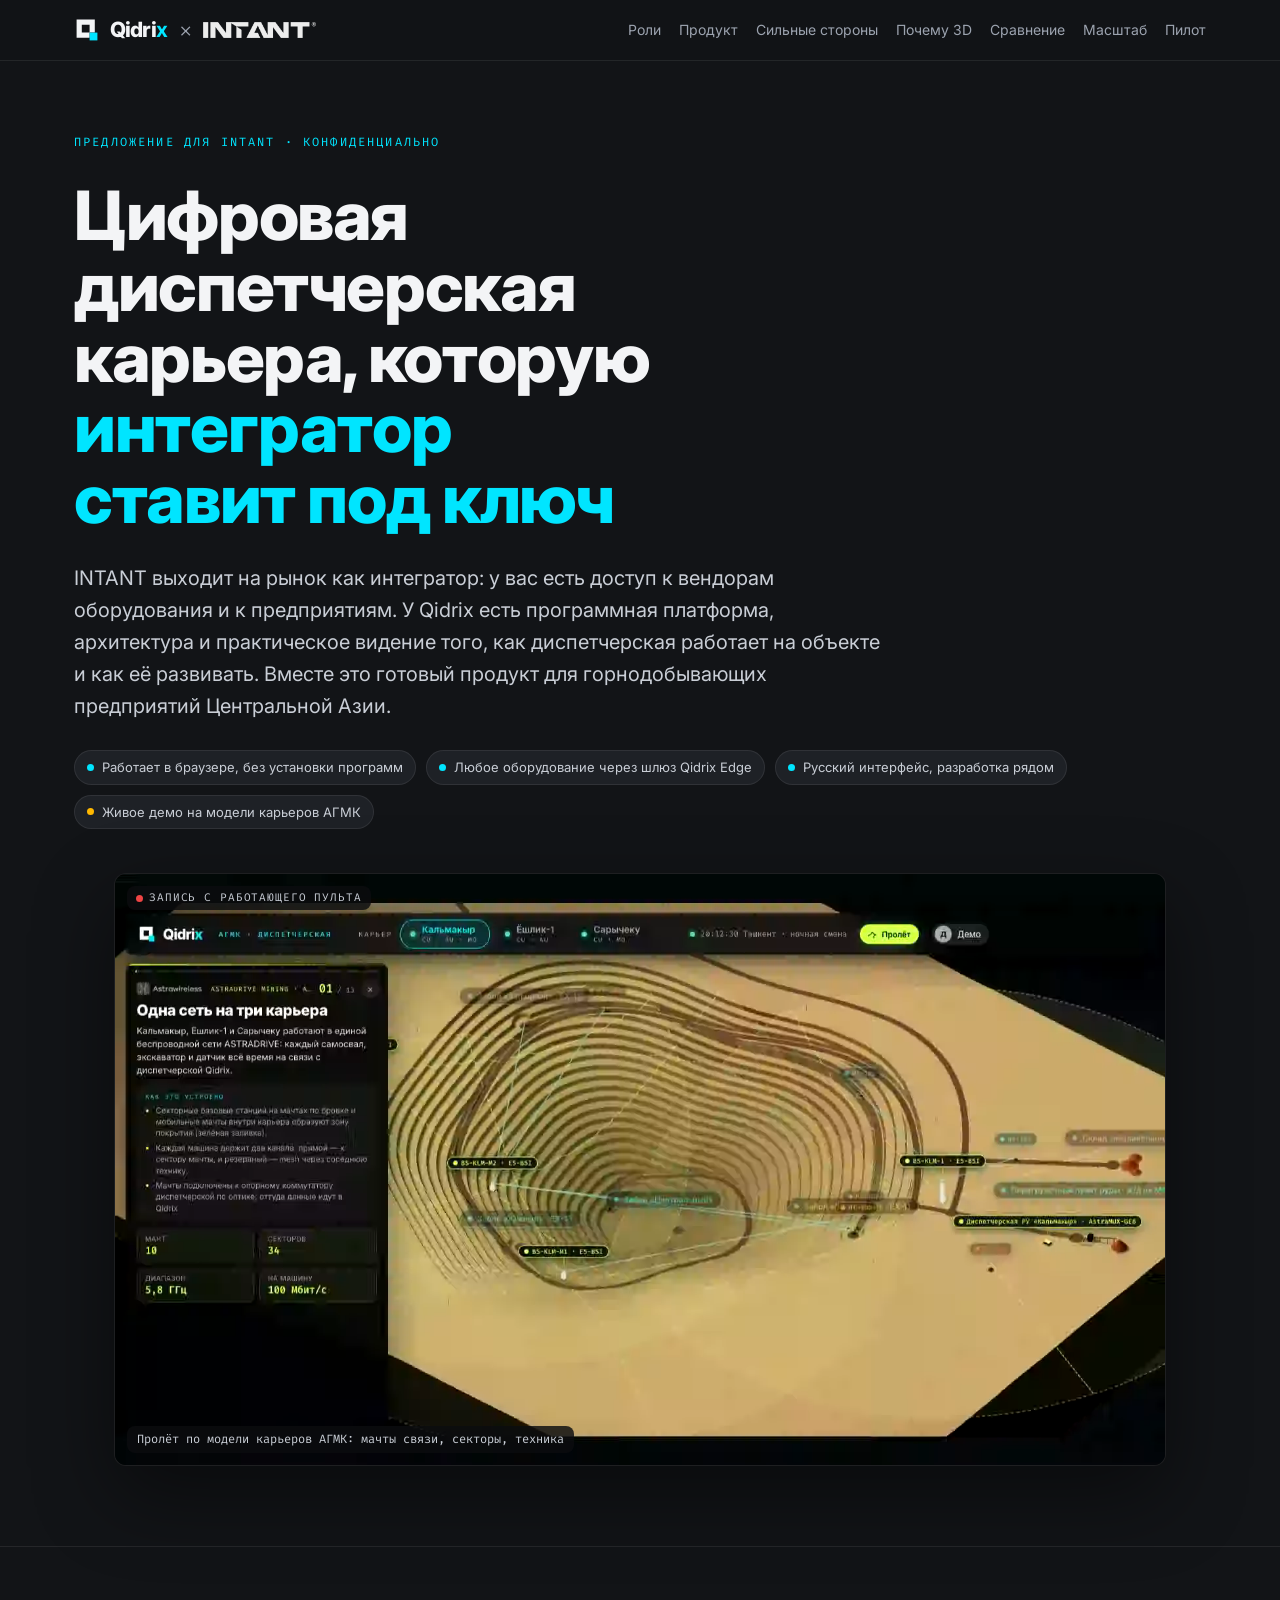
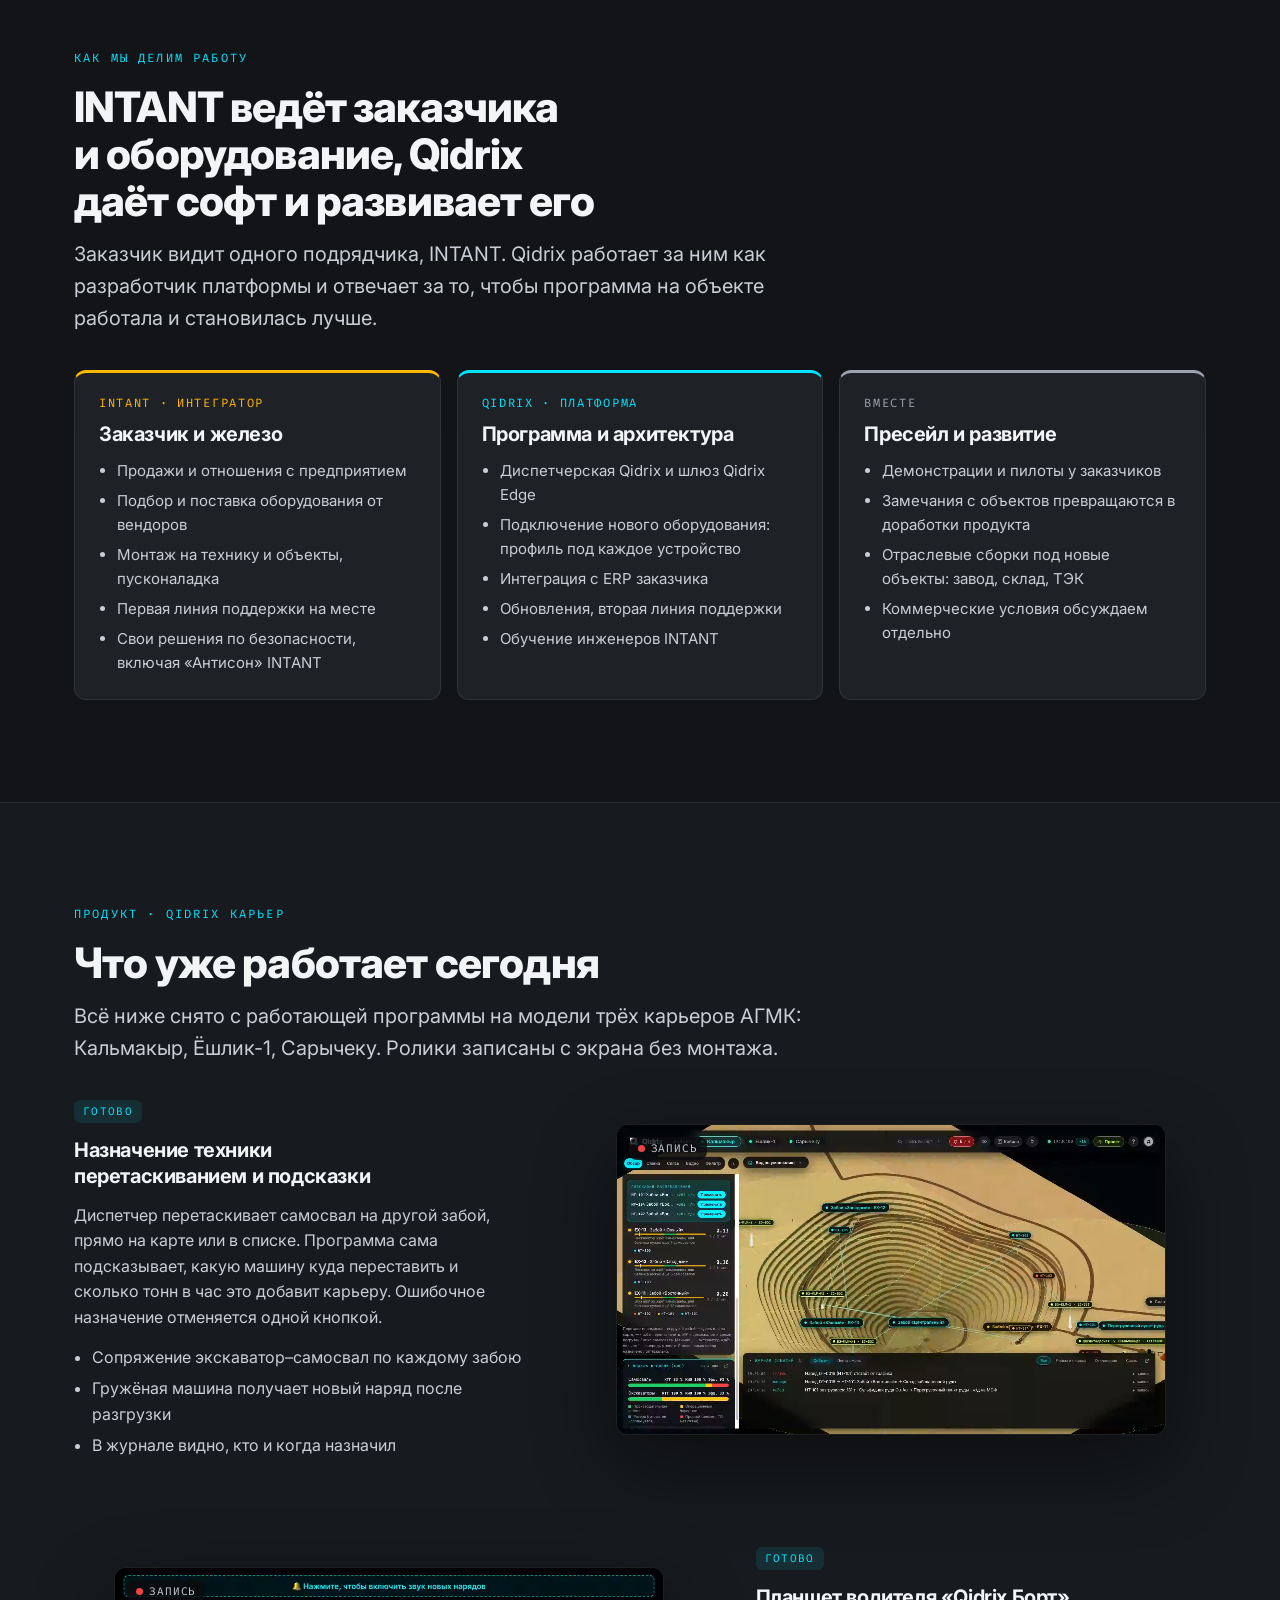
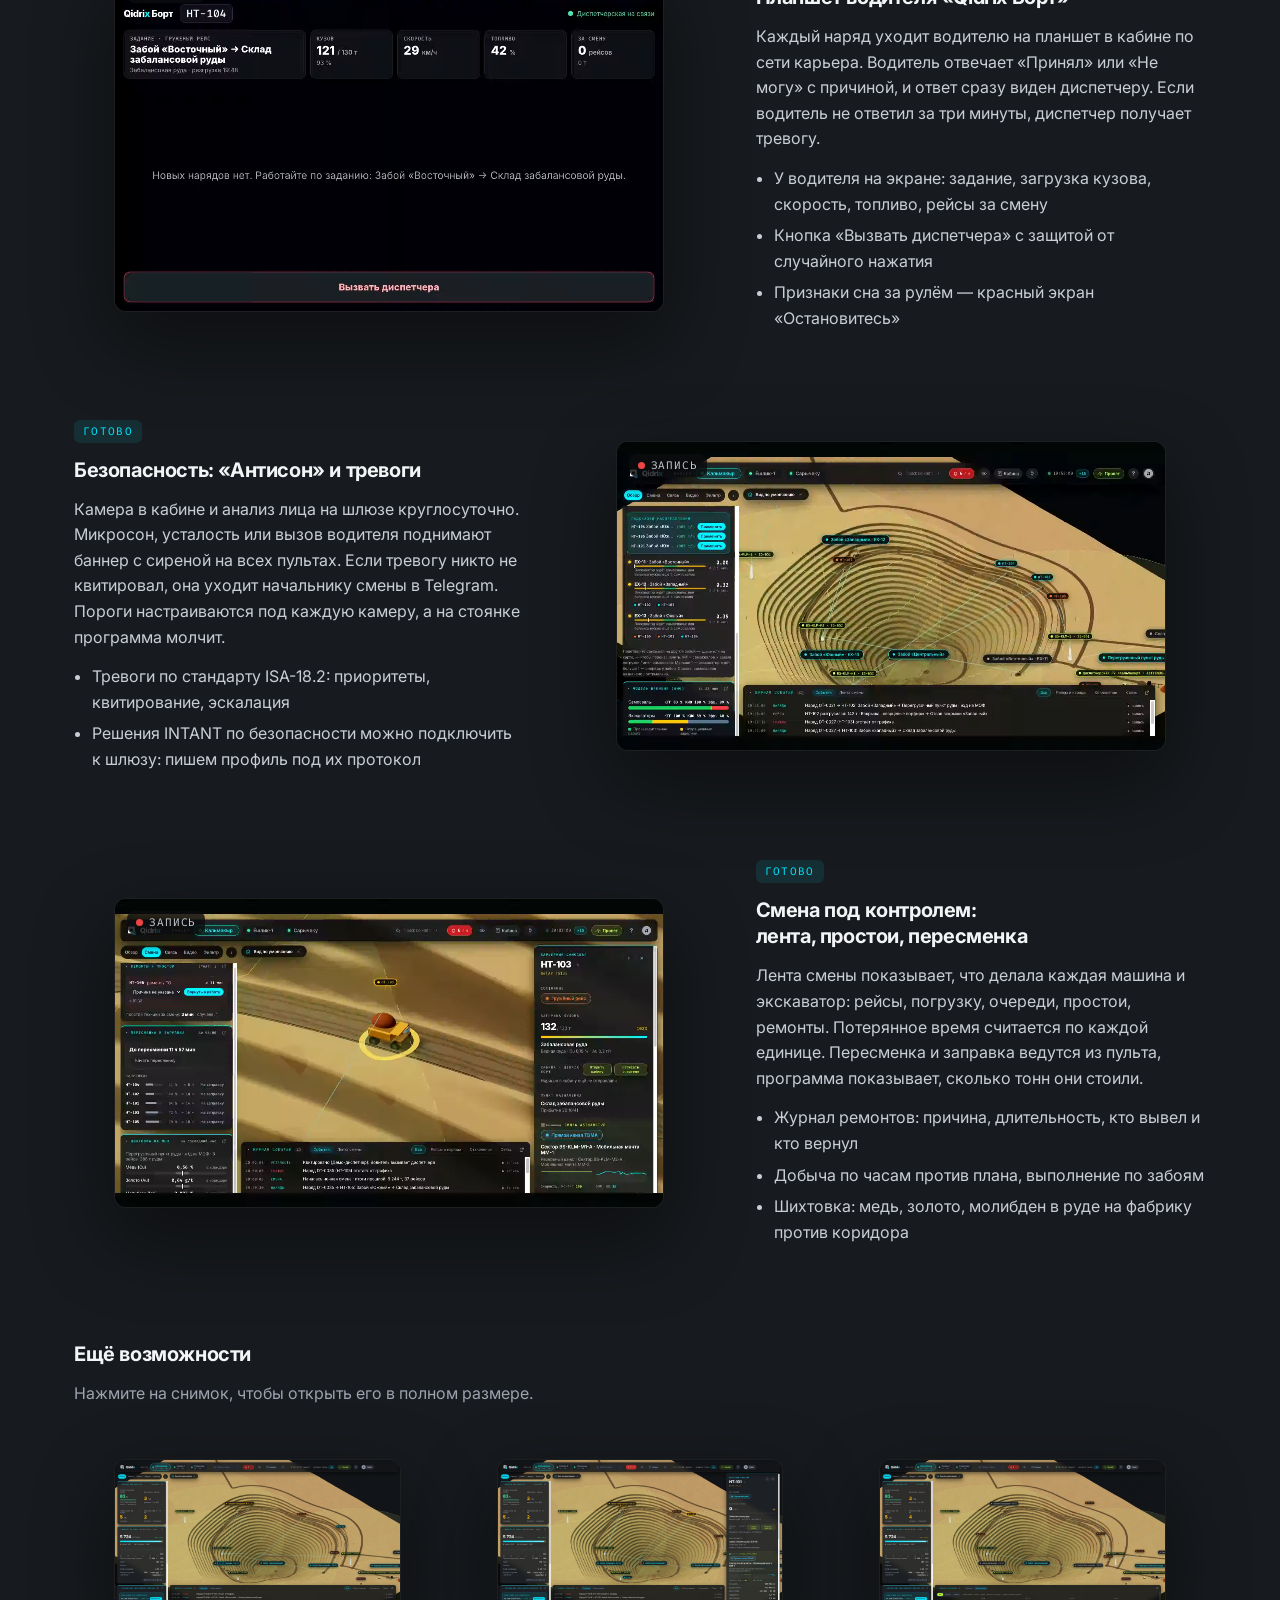
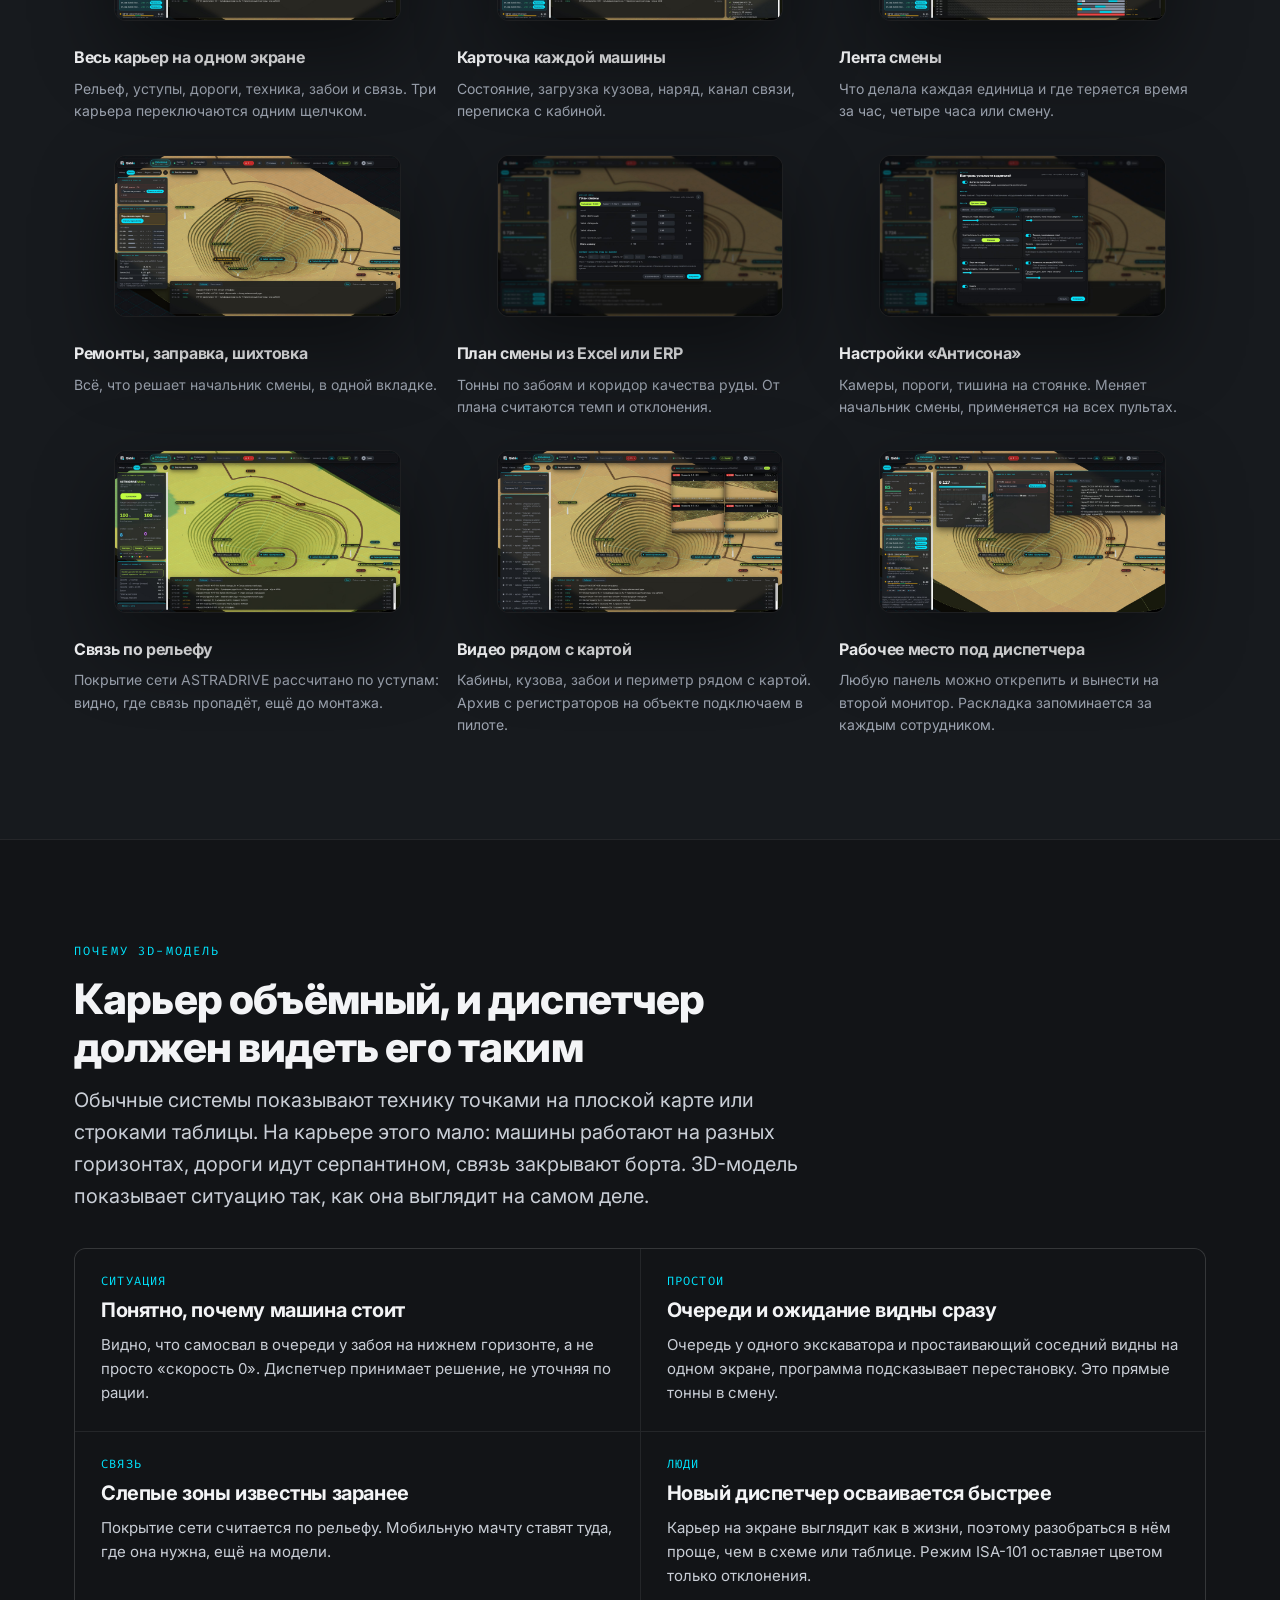
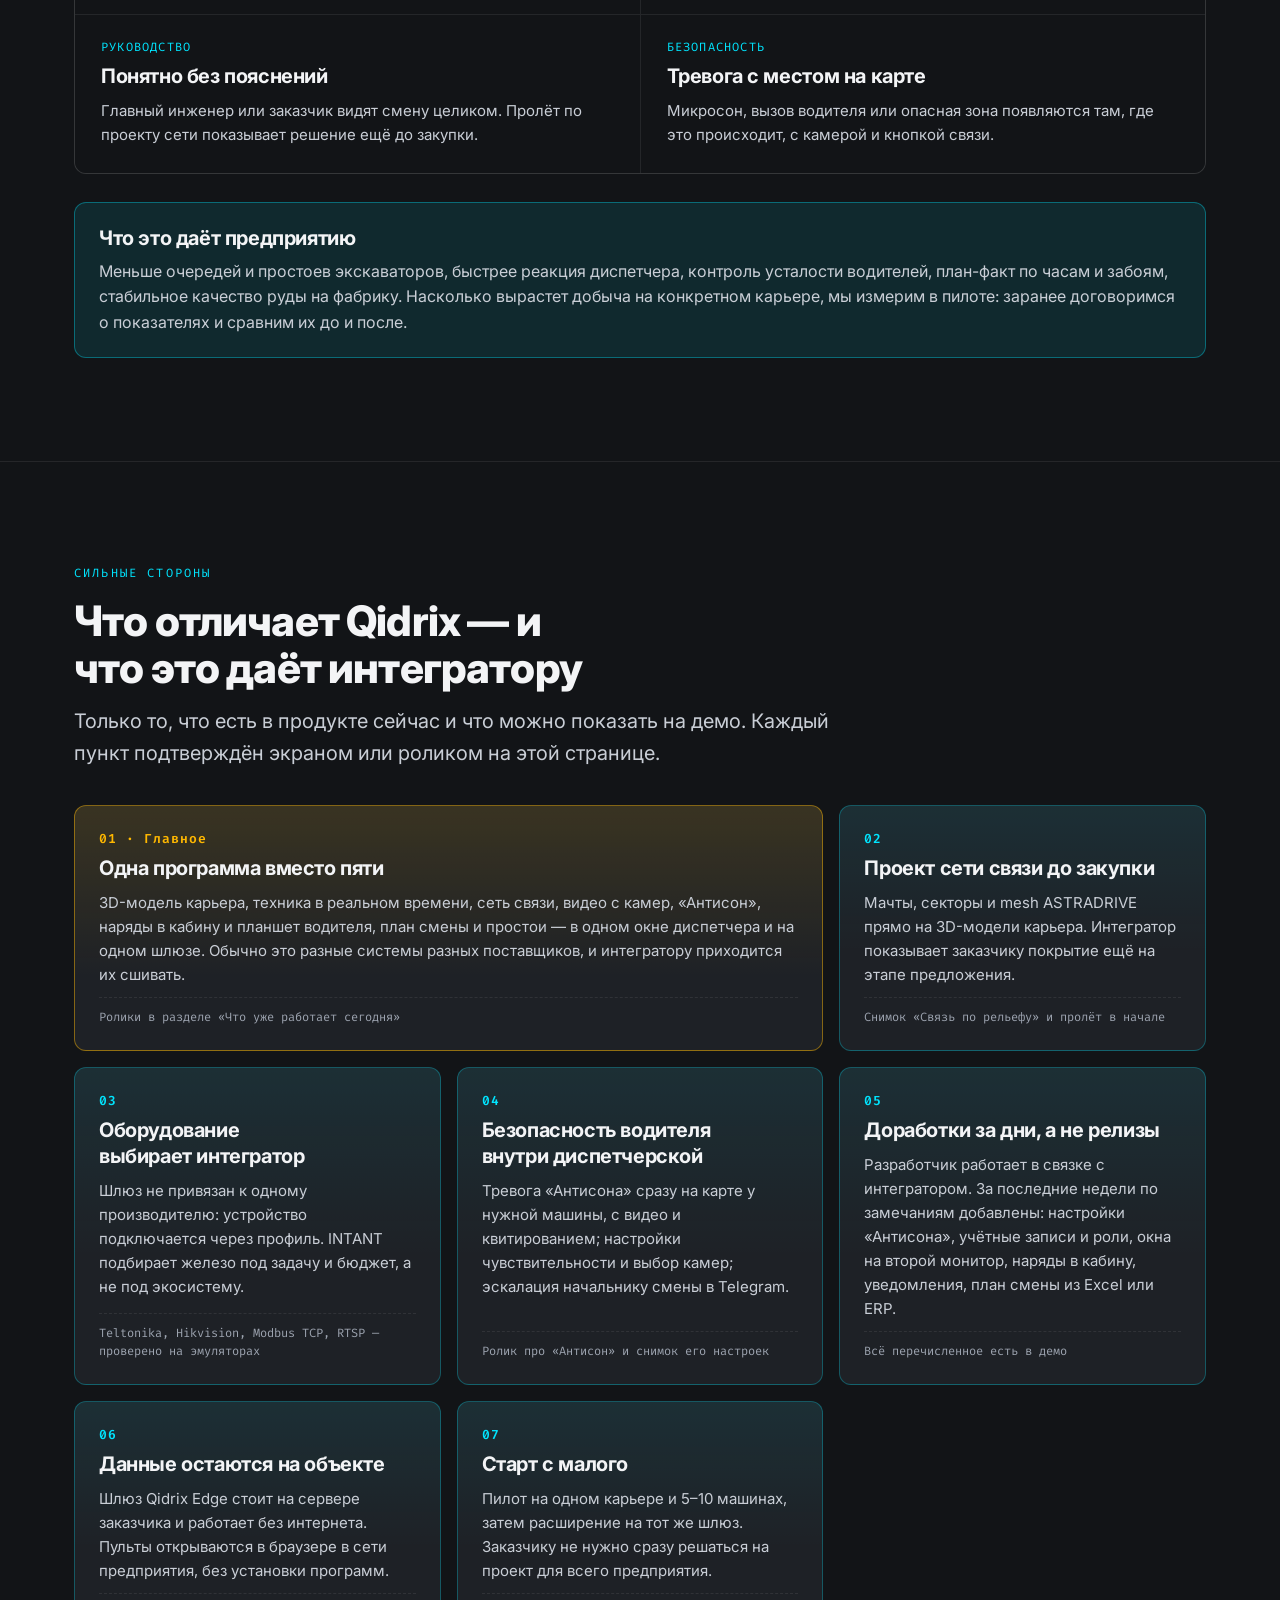
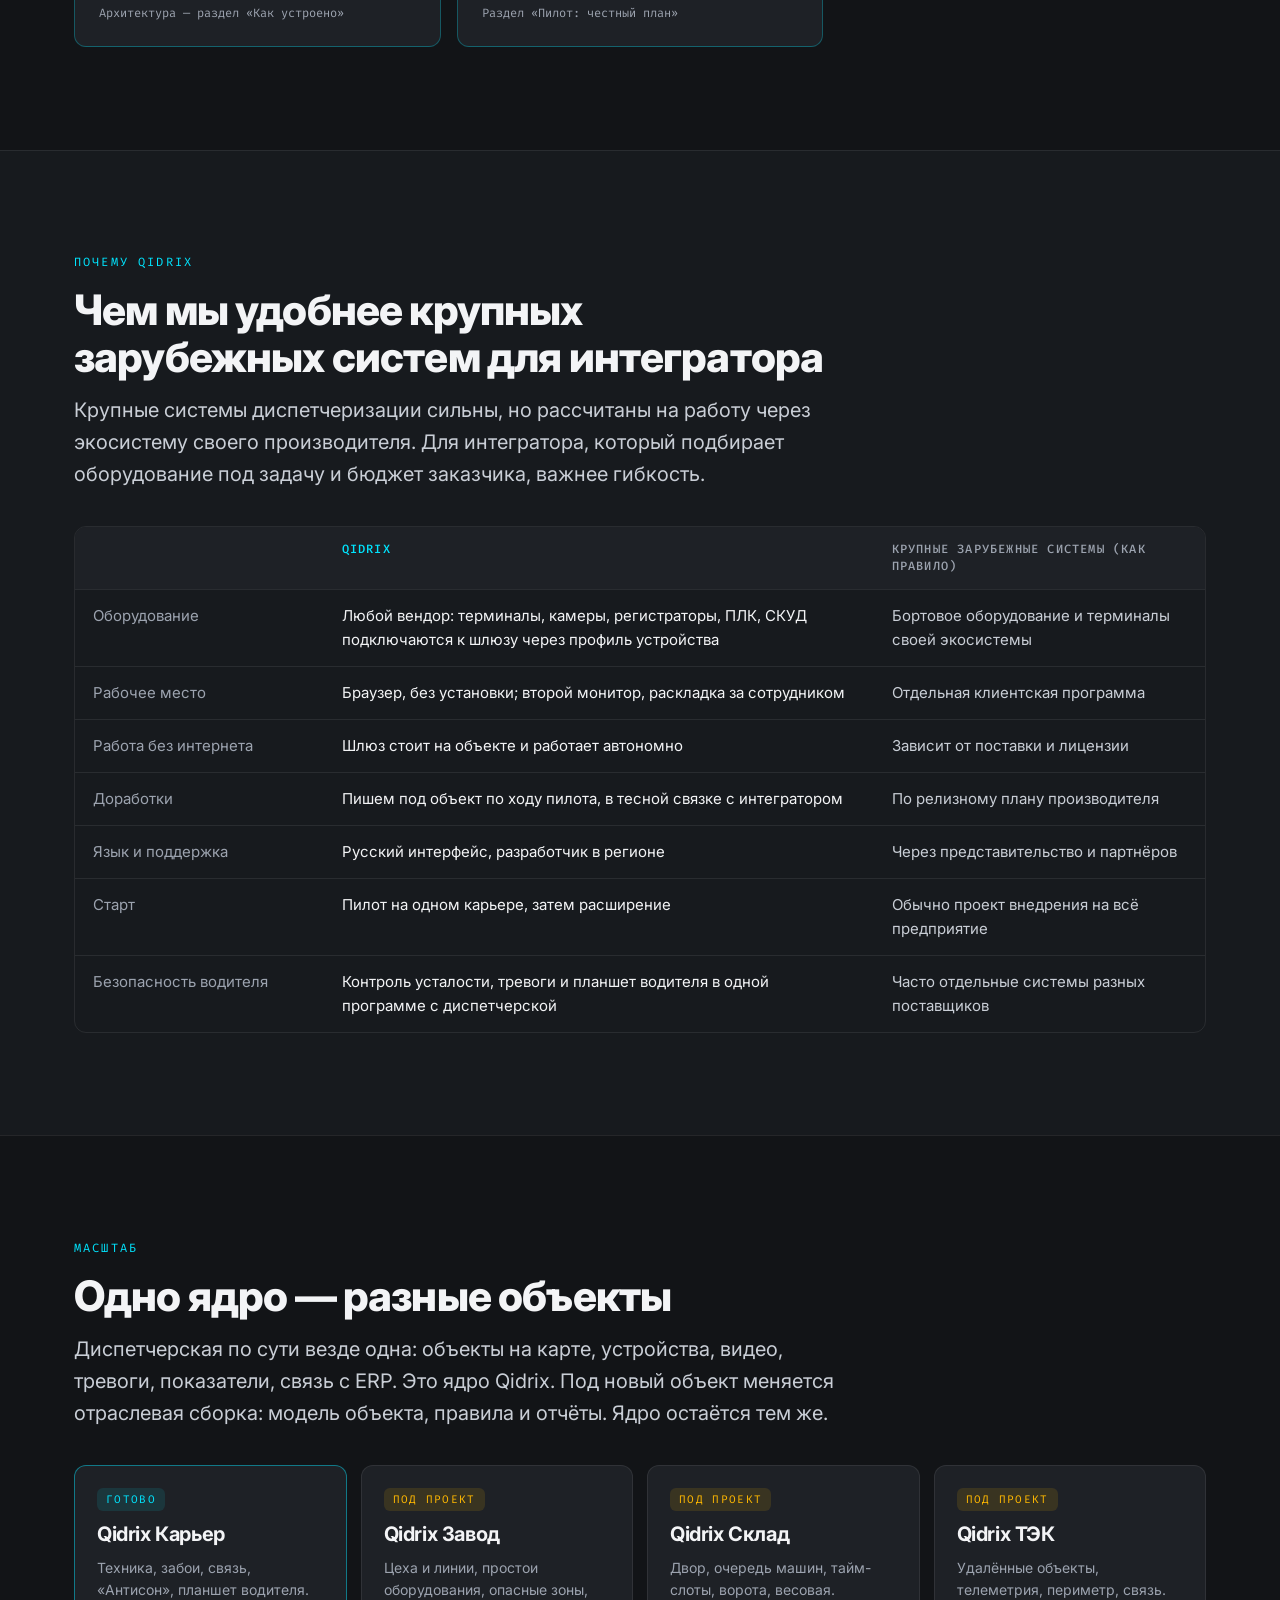
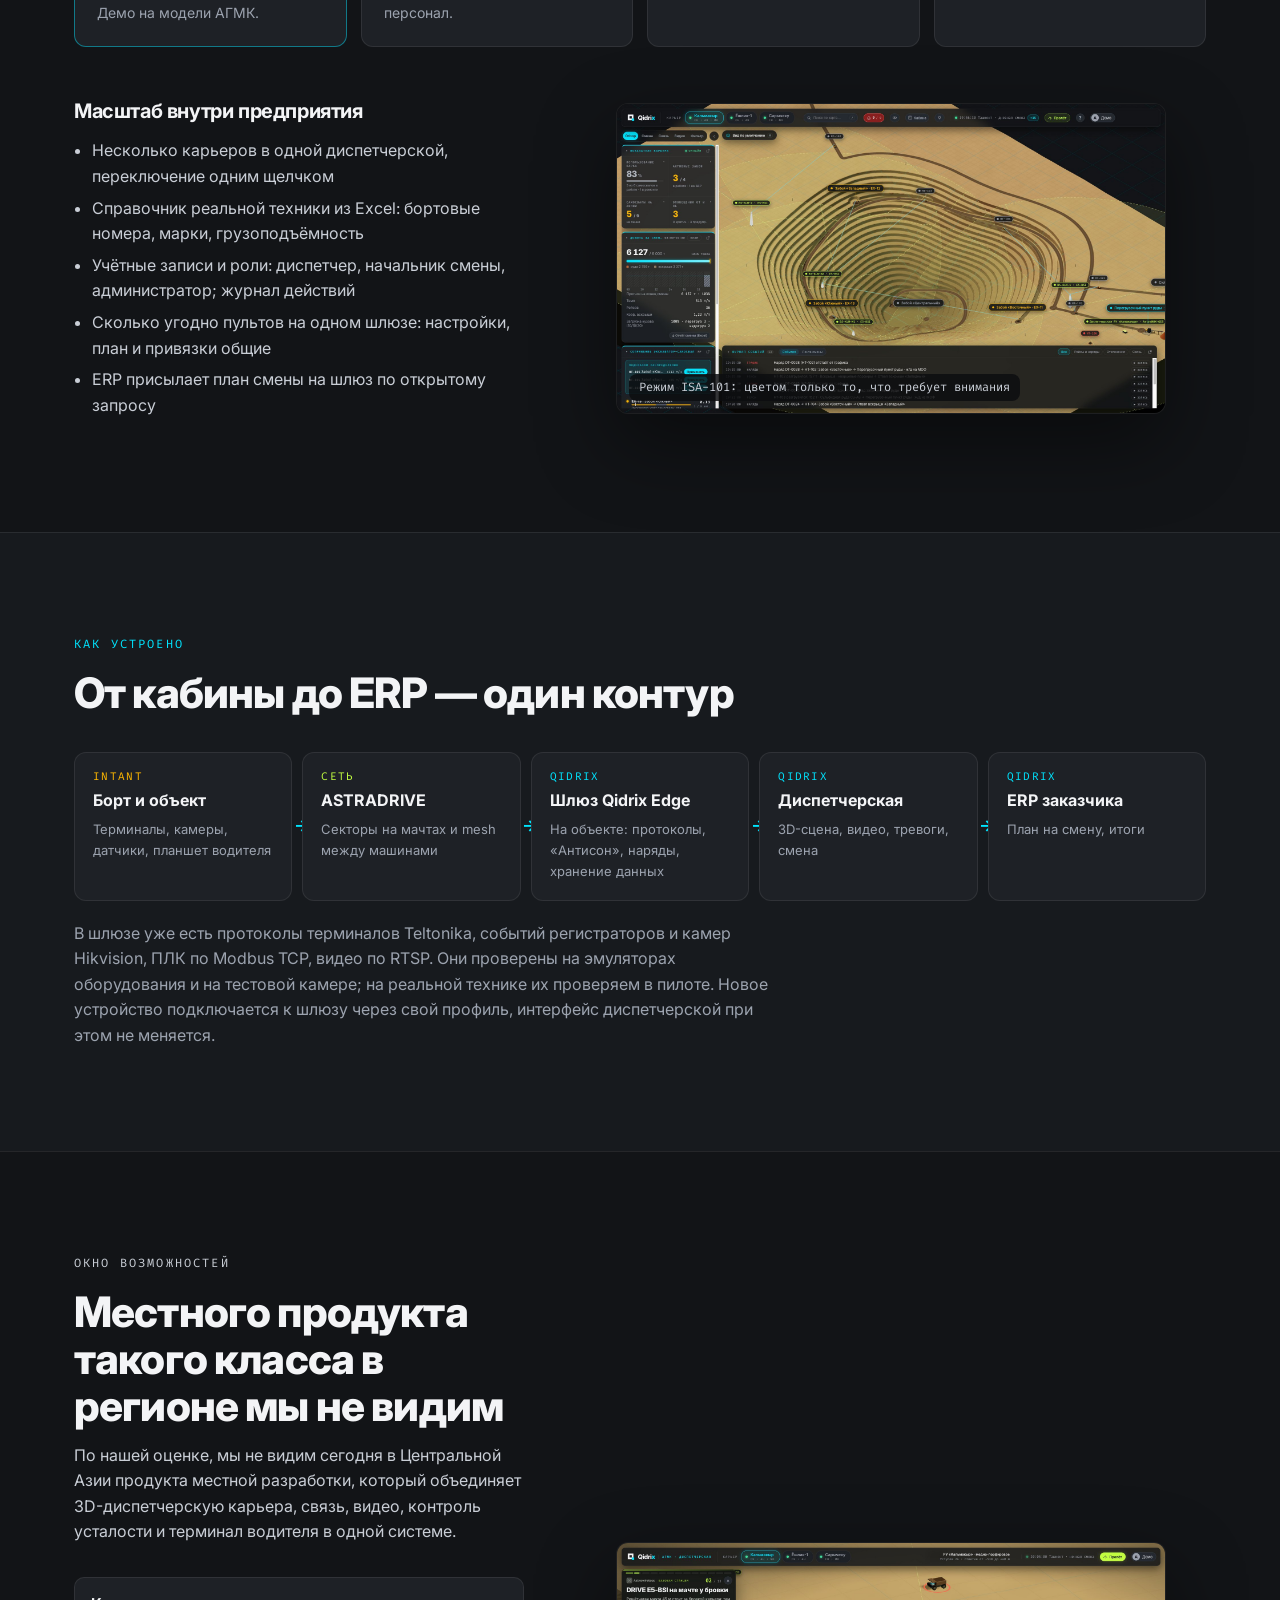
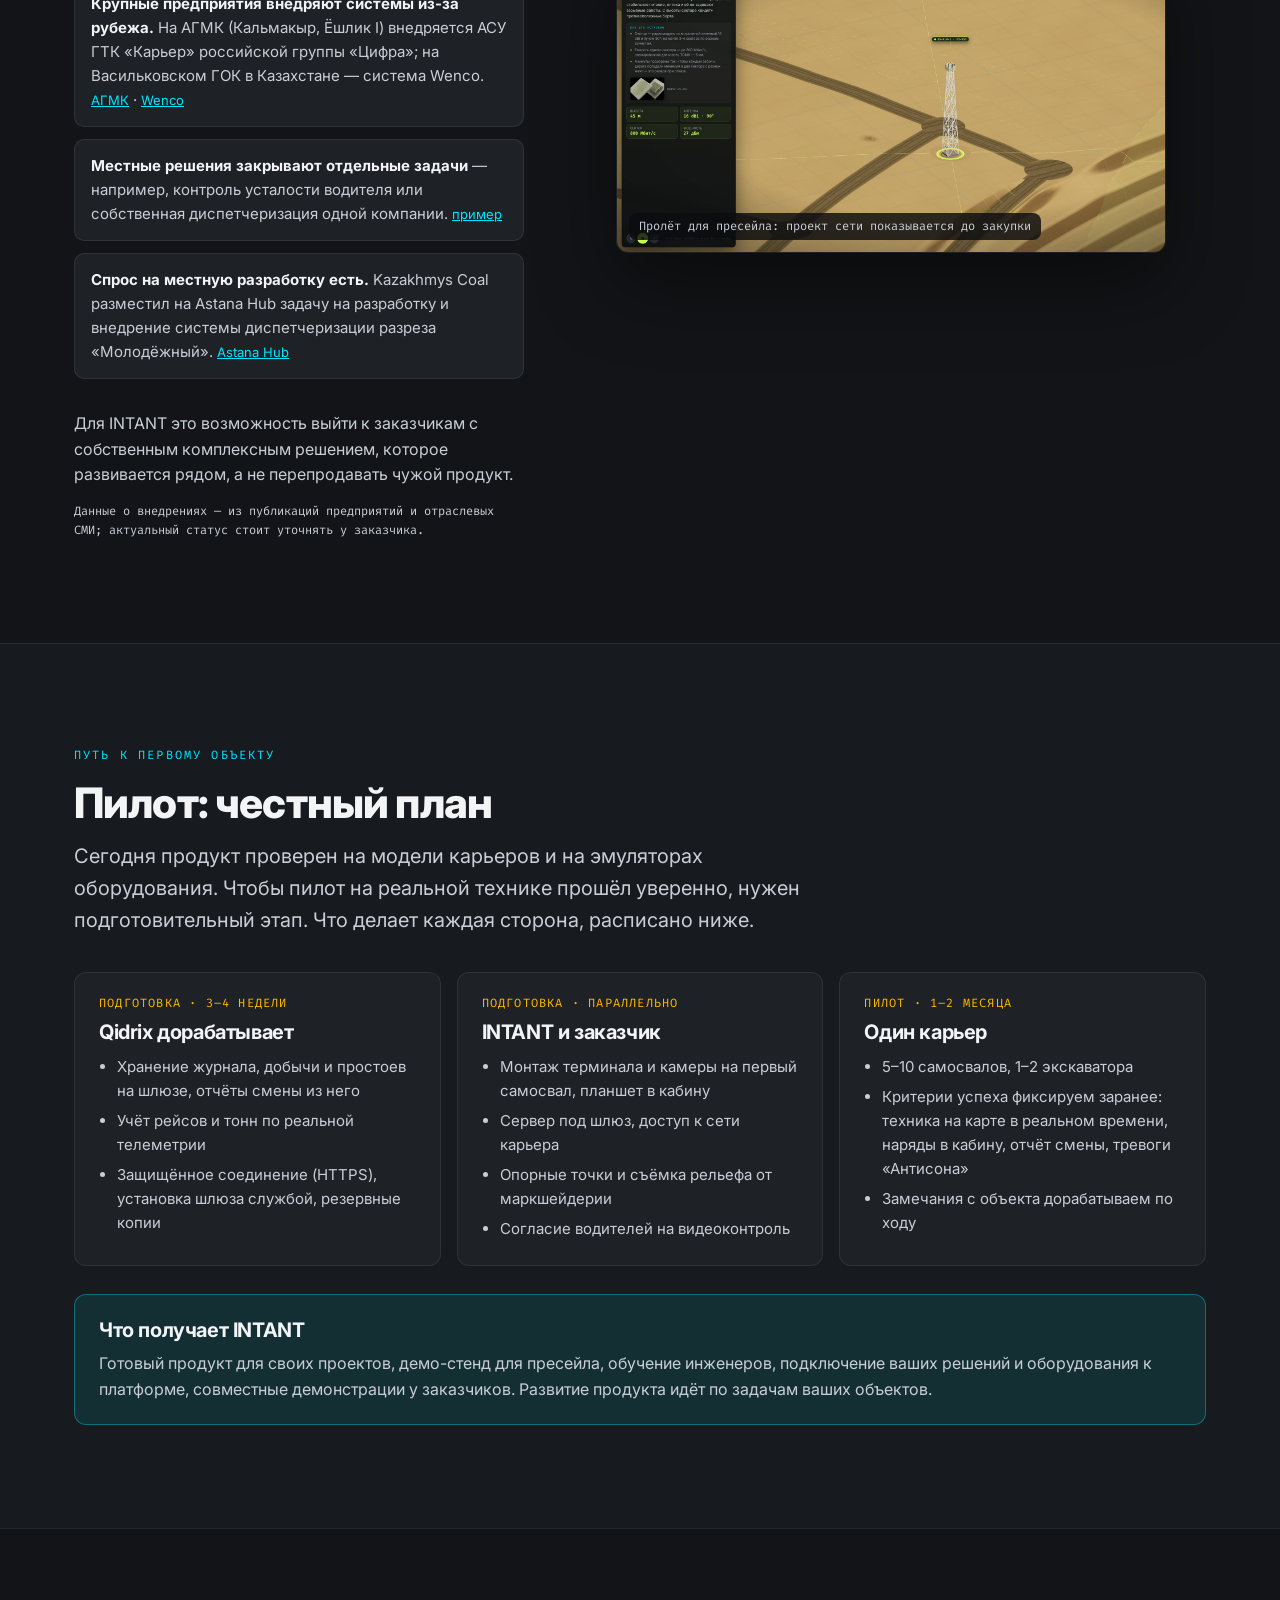
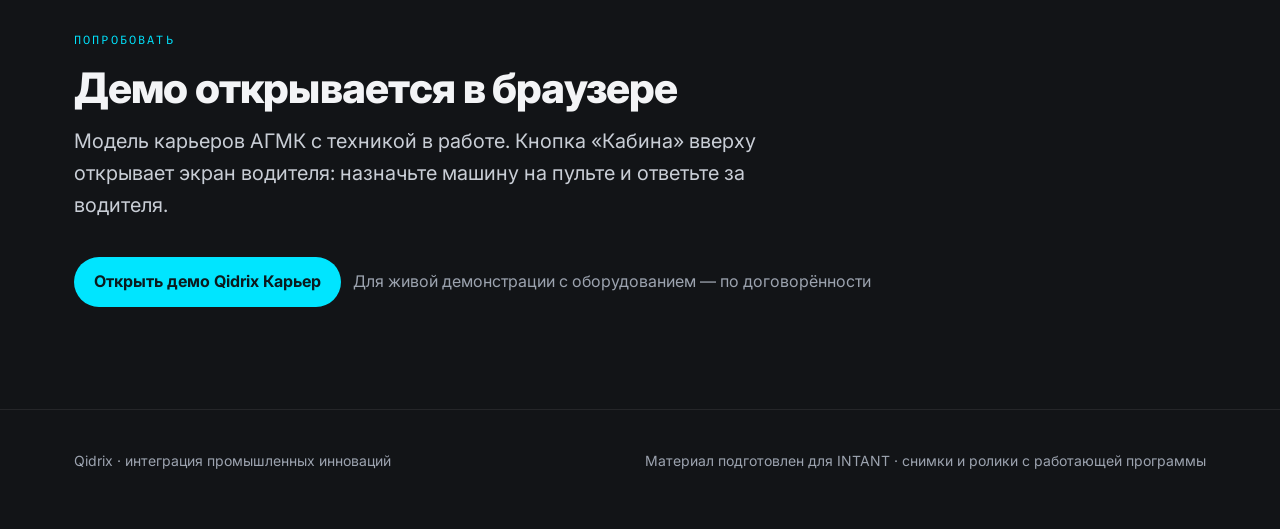
<file: intant/index.html>
<!doctype html>
<html lang="ru">
<head>
<meta charset="utf-8">
<meta name="viewport" content="width=device-width, initial-scale=1">
<meta name="robots" content="noindex, nofollow">
<meta name="description" content="Qidrix × INTANT: цифровая диспетчерская карьера, которую интегратор ставит под ключ.">
<meta name="theme-color" content="#121417">
<title>Qidrix × INTANT</title>
<link rel="preconnect" href="https://fonts.googleapis.com">
<link rel="preconnect" href="https://fonts.gstatic.com" crossorigin>
<link rel="stylesheet" href="https://fonts.googleapis.com/css2?family=Inter:wght@400;500;600;700;800&family=Fira+Code:wght@400;500&display=swap">
<style>
/* Layout: a control-room brief — wide screens and clips carry the argument, text sits beside them in narrow columns. */
:root {
  color-scheme: dark;
  --bg: #121417;
  --bg-2: #171a1e;
  --panel: #1e2126;
  --line: rgba(255, 255, 255, 0.08);
  --text: #f3f4f6;
  --soft: #c9ced6;
  --muted: #9ca3af;
  --cyan: #00e5ff;
  --cyan-dim: rgba(0, 229, 255, 0.1);
  --amber: #ffb800;
  --amber-dim: rgba(255, 184, 0, 0.12);
  --lime: #c2ff41;
  --ui: 'Inter', system-ui, -apple-system, 'Segoe UI', sans-serif;
  --mono: 'Fira Code', ui-monospace, Menlo, Consolas, monospace;
  --r: 12px;
  --wrap: 1180px;
}
* { box-sizing: border-box; }
body { margin: 0; background: var(--bg); color: var(--text); font: 16px/1.6 var(--ui); -webkit-font-smoothing: antialiased; }
a { color: var(--cyan); }
.wrap { max-width: var(--wrap); margin: 0 auto; padding-inline: 24px; }
@media (max-width: 640px) { .wrap { padding-inline: 16px; } }
h1, h2, h3 { margin: 0; text-wrap: balance; letter-spacing: -0.02em; }
h2 { font-size: clamp(28px, 4vw, 42px); line-height: 1.12; font-weight: 800; }
h3 { font-size: 20px; line-height: 1.3; font-weight: 700; }
p { margin: 0; }
.eyebrow { font-family: var(--mono); font-size: 12px; letter-spacing: 0.18em; text-transform: uppercase; color: var(--cyan); }
.lede { font-size: clamp(17px, 2vw, 20px); color: var(--soft); max-width: 62ch; }
.muted { color: var(--muted); }
section { padding-block: clamp(56px, 8vw, 104px); border-top: 1px solid var(--line); }
section.alt { background: var(--bg-2); }
.head { display: flex; flex-direction: column; gap: 14px; margin-bottom: 36px; max-width: 760px; }

/* top bar */
.top { position: sticky; top: env(safe-area-inset-top, 0px); z-index: 10; background: rgba(18, 20, 23, 0.88); backdrop-filter: blur(12px); border-bottom: 1px solid var(--line); }
.top .wrap { display: flex; align-items: center; gap: 16px; min-height: 60px; flex-wrap: wrap; }
.brand { display: flex; align-items: center; gap: 10px; font-weight: 800; font-size: 21px; letter-spacing: -0.04em; color: var(--text); text-decoration: none; }
.brand svg { width: 26px; height: 26px; }
.brand b { color: var(--cyan); }
.brand .x { color: var(--muted); font-weight: 300; margin-inline: 2px; }
.brand .partner { color: var(--amber); letter-spacing: 0; }
.top nav { margin-left: auto; display: flex; gap: 18px; flex-wrap: wrap; font-size: 14px; }
.top nav a { color: var(--muted); text-decoration: none; }
.top nav a:hover, .top nav a:focus-visible { color: var(--text); }
@media (max-width: 760px) { .top nav { display: none; } }

/* hero */
.hero { padding-block: clamp(40px, 6vw, 72px) clamp(40px, 6vw, 64px); }
.hero h1 { font-size: clamp(36px, 6vw, 68px); line-height: 1.04; font-weight: 800; max-width: 16ch; }
.hero h1 em { font-style: normal; color: var(--cyan); }
.hero .grid { display: grid; gap: 28px; }
.hero .facts { display: flex; flex-wrap: wrap; gap: 10px; }
.chip { display: inline-flex; align-items: center; gap: 8px; padding: 6px 12px; border-radius: 999px; border: 1px solid var(--line); background: var(--panel); font-size: 13px; color: var(--soft); }
.chip i { width: 7px; height: 7px; border-radius: 50%; background: var(--cyan); }
.chip.amber i { background: var(--amber); }

/* media frames */
.frame { position: relative; border-radius: var(--r); overflow: hidden; border: 1px solid var(--line); background: #0b0c0e; box-shadow: 0 30px 80px rgba(0, 0, 0, 0.45); }
.frame img, .frame video { display: block; width: 100%; height: auto; max-width: 100%; }
.frame figcaption { position: absolute; left: 12px; bottom: 12px; padding: 5px 10px; border-radius: 8px; background: rgba(12, 13, 15, 0.82); font: 12px/1.4 var(--mono); color: var(--soft); max-width: calc(100% - 24px); }
.frame .rec { position: absolute; top: 12px; left: 12px; display: inline-flex; align-items: center; gap: 6px; padding: 4px 9px; border-radius: 8px; background: rgba(12, 13, 15, 0.82); font: 11px/1.4 var(--mono); color: var(--soft); letter-spacing: 0.08em; text-transform: uppercase; }
.frame .rec::before { content: ''; width: 7px; height: 7px; border-radius: 50%; background: #ef4444; }
button.zoom { all: unset; cursor: zoom-in; display: block; }
button.zoom:focus-visible { outline: 2px solid var(--cyan); outline-offset: 3px; border-radius: var(--r); }

/* split rows */
.split { display: grid; grid-template-columns: minmax(0, 5fr) minmax(0, 7fr); gap: clamp(24px, 4vw, 56px); align-items: center; }
.split.flip { grid-template-columns: minmax(0, 7fr) minmax(0, 5fr); }
.split.flip > .text { order: 2; }
.split + .split { margin-top: clamp(48px, 7vw, 88px); }
.text { display: flex; flex-direction: column; gap: 14px; min-width: 0; }
.text p { color: var(--soft); }
.text ul { margin: 0; padding-left: 18px; color: var(--soft); display: grid; gap: 6px; }
.tag { align-self: flex-start; font: 11px/1 var(--mono); letter-spacing: 0.12em; text-transform: uppercase; padding: 6px 9px; border-radius: 6px; }
.tag.ready { color: var(--cyan); background: var(--cyan-dim); }
.tag.pilot { color: var(--amber); background: var(--amber-dim); }
@media (max-width: 860px) { .split, .split.flip { grid-template-columns: 1fr; } .split.flip > .text { order: 0; } }

/* roles */
.roles { display: grid; grid-template-columns: repeat(3, minmax(0, 1fr)); gap: 16px; }
.role { display: flex; flex-direction: column; gap: 12px; padding: 24px; border-radius: var(--r); background: var(--panel); border: 1px solid var(--line); min-width: 0; }
.role.intant { border-top: 3px solid var(--amber); }
.role.qidrix { border-top: 3px solid var(--cyan); }
.role.both { border-top: 3px solid var(--muted); }
.role .who { font: 12px/1 var(--mono); letter-spacing: 0.14em; text-transform: uppercase; }
.role.intant .who { color: var(--amber); }
.role.qidrix .who { color: var(--cyan); }
.role.both .who { color: var(--muted); }
.role ul { margin: 0; padding-left: 18px; color: var(--soft); display: grid; gap: 6px; font-size: 15px; }
@media (max-width: 900px) { .roles { grid-template-columns: 1fr; } }

/* gallery */
.gallery { display: grid; grid-template-columns: repeat(3, minmax(0, 1fr)); gap: 16px; }
.gallery .item { display: flex; flex-direction: column; gap: 10px; min-width: 0; }
.gallery h3 { font-size: 16px; }
.gallery p { font-size: 14px; color: var(--muted); }
@media (max-width: 900px) { .gallery { grid-template-columns: repeat(2, minmax(0, 1fr)); } }
@media (max-width: 560px) { .gallery { grid-template-columns: 1fr; } }

/* reasons */
.reasons { display: grid; grid-template-columns: repeat(2, minmax(0, 1fr)); gap: 1px; background: var(--line); border: 1px solid var(--line); border-radius: var(--r); overflow: hidden; }
.reason { background: var(--bg); padding: 26px; display: flex; flex-direction: column; gap: 10px; min-width: 0; }
section.alt .reason { background: var(--bg-2); }
.reason p { color: var(--soft); font-size: 15px; }
.reason .k { font: 12px/1 var(--mono); color: var(--cyan); letter-spacing: 0.1em; text-transform: uppercase; }
@media (max-width: 760px) { .reasons { grid-template-columns: 1fr; } }

/* comparison */
.table { overflow-x: auto; border: 1px solid var(--line); border-radius: var(--r); }
table { width: 100%; border-collapse: collapse; min-width: 640px; font-size: 15px; }
th, td { text-align: left; vertical-align: top; padding: 14px 18px; border-bottom: 1px solid var(--line); }
th { font: 12px/1.4 var(--mono); letter-spacing: 0.1em; text-transform: uppercase; color: var(--muted); font-weight: 500; background: var(--panel); }
th.q { color: var(--cyan); }
td:first-child { color: var(--muted); width: 22%; }
td.q { color: var(--text); }
td.o { color: var(--soft); }
tr:last-child td { border-bottom: 0; }

/* architecture */
.flow { display: grid; grid-template-columns: repeat(5, minmax(0, 1fr)); gap: 10px; align-items: stretch; }
.node { position: relative; padding: 18px; border-radius: var(--r); background: var(--panel); border: 1px solid var(--line); display: flex; flex-direction: column; gap: 6px; min-width: 0; }
.node b { font-size: 16px; }
.node span { font-size: 13px; color: var(--muted); }
.node .who { font: 11px/1 var(--mono); letter-spacing: 0.12em; text-transform: uppercase; }
.node.i .who { color: var(--amber); }
.node.n .who { color: var(--lime); }
.node.q .who { color: var(--cyan); }
.node:not(:last-child)::after { content: '→'; position: absolute; right: -10px; top: 50%; transform: translate(50%, -50%); color: var(--cyan); font-weight: 700; }
@media (max-width: 900px) { .flow { grid-template-columns: 1fr; } .node:not(:last-child)::after { content: '↓'; right: 50%; top: auto; bottom: -10px; transform: translate(50%, 50%); } }

/* verticals */
.verts { display: grid; grid-template-columns: repeat(4, minmax(0, 1fr)); gap: 14px; }
.vert { padding: 22px; border-radius: var(--r); border: 1px solid var(--line); background: var(--panel); display: flex; flex-direction: column; gap: 10px; min-width: 0; }
.vert.on { border-color: rgba(0, 229, 255, 0.45); }
.vert p { font-size: 14px; color: var(--muted); }
@media (max-width: 900px) { .verts { grid-template-columns: repeat(2, minmax(0, 1fr)); } }
@media (max-width: 520px) { .verts { grid-template-columns: 1fr; } }

/* pilot steps */
.steps { display: grid; grid-template-columns: repeat(3, minmax(0, 1fr)); gap: 16px; counter-reset: step; }
.step { padding: 24px; border-radius: var(--r); background: var(--panel); border: 1px solid var(--line); display: flex; flex-direction: column; gap: 10px; min-width: 0; }
.step .when { font: 12px/1 var(--mono); color: var(--amber); letter-spacing: 0.1em; text-transform: uppercase; }
.step ul { margin: 0; padding-left: 18px; color: var(--soft); display: grid; gap: 6px; font-size: 15px; }
@media (max-width: 900px) { .steps { grid-template-columns: 1fr; } }

.callout { padding: 22px 24px; border-radius: var(--r); border: 1px solid rgba(0, 229, 255, 0.35); background: var(--cyan-dim); display: flex; flex-direction: column; gap: 8px; }
.callout p { color: var(--soft); }
.cta { display: flex; flex-wrap: wrap; gap: 12px; align-items: center; }
.btn { display: inline-flex; align-items: center; gap: 8px; padding: 12px 20px; border-radius: 999px; background: var(--cyan); color: #0b1a1e; font-weight: 700; text-decoration: none; }
.btn.ghost { background: transparent; color: var(--text); border: 1px solid var(--line); }
footer { padding-block: 40px 56px; border-top: 1px solid var(--line); color: var(--muted); font-size: 14px; }
footer .wrap { display: flex; flex-wrap: wrap; gap: 16px; justify-content: space-between; }

/* lightbox */
.lb { position: fixed; inset: 0; z-index: 50; display: grid; place-items: center; padding: 24px; background: rgba(6, 7, 9, 0.9); }
.lb[hidden] { display: none; }
.lb img { max-width: min(1600px, 100%); max-height: calc(100vh - 48px); border-radius: var(--r); box-shadow: 0 30px 90px rgba(0, 0, 0, 0.6); }
.lb button { position: absolute; top: 16px; right: 16px; width: 40px; height: 40px; border-radius: 50%; border: 1px solid var(--line); background: var(--panel); color: var(--text); font-size: 20px; cursor: pointer; }
:focus-visible { outline: 2px solid var(--cyan); outline-offset: 2px; }
/* partner logo: the original INTANT mark, shown light on the dark page */
.plogo { display: block; height: 15px; width: auto; filter: brightness(0) invert(1); opacity: 0.92; }
.brand .plogo { height: 16px; }

/* strengths */
.strengths { display: grid; grid-template-columns: repeat(3, minmax(0, 1fr)); gap: 16px; }
.strength { position: relative; padding: 26px 24px 24px; border-radius: var(--r); background: linear-gradient(180deg, rgba(0, 229, 255, 0.07), rgba(0, 229, 255, 0) 60%), var(--panel); border: 1px solid rgba(0, 229, 255, 0.28); display: flex; flex-direction: column; gap: 10px; min-width: 0; }
.strength .n { font: 600 13px/1 var(--mono); color: var(--cyan); letter-spacing: 0.08em; }
.strength p { color: var(--soft); font-size: 15px; }
.strength .proof { margin-top: auto; padding-top: 10px; border-top: 1px dashed var(--line); font: 12px/1.5 var(--mono); color: var(--muted); }
.strength.key { grid-column: span 2; border-color: rgba(255, 184, 0, 0.45); background: linear-gradient(180deg, var(--amber-dim), rgba(255, 184, 0, 0) 70%), var(--panel); }
.strength.key .n { color: var(--amber); }
@media (max-width: 900px) { .strengths { grid-template-columns: 1fr; } .strength.key { grid-column: auto; } }

/* market notes */
.text .market, .market { margin: 18px 0 0; padding: 0; list-style: none; display: grid; gap: 12px; }
.market li { padding: 14px 16px; border-radius: 10px; background: var(--panel); border: 1px solid var(--line); color: var(--soft); font-size: 15px; }
.market li b { color: var(--text); }
.market a { font-size: 13px; white-space: nowrap; }
.note { font: 12px/1.6 var(--mono); color: var(--muted); }

/* phone notice */
.desk { position: fixed; inset: 0; z-index: 100; display: none; overflow-y: auto; background: radial-gradient(120% 70% at 50% 0%, rgba(0, 229, 255, 0.16), rgba(0, 229, 255, 0) 60%), var(--bg); padding: max(32px, env(safe-area-inset-top)) 16px max(28px, env(safe-area-inset-bottom)); }
.desk .in { min-height: 100%; max-width: 420px; margin: 0 auto; display: flex; flex-direction: column; align-items: center; justify-content: center; gap: 22px; text-align: center; }
.desk .logos { display: flex; align-items: center; gap: 14px; }
.desk .logos svg { width: 30px; height: 30px; }
.desk .logos .x { color: var(--muted); font-weight: 300; font-size: 22px; }
.desk .logos .plogo { height: 18px; }
.desk .screen { position: relative; width: 210px; aspect-ratio: 16 / 10; border-radius: 10px; border: 2px solid rgba(0, 229, 255, 0.55); background: #0d0f12 url("media/overview.jpg") center / cover; box-shadow: 0 0 0 6px rgba(0, 229, 255, 0.06), 0 24px 60px rgba(0, 0, 0, 0.55); }
.desk .screen::after { content: ''; position: absolute; left: 50%; bottom: -16px; width: 64px; height: 12px; transform: translateX(-50%); border-radius: 0 0 6px 6px; background: #2a2f36; }
.desk h2 { font-size: 26px; line-height: 1.2; }
.desk p { color: var(--soft); font-size: 15px; }
.desk .why { display: flex; flex-wrap: wrap; justify-content: center; gap: 8px; }
.desk .why span { font: 12px/1 var(--mono); color: var(--muted); padding: 8px 10px; border-radius: 999px; border: 1px solid var(--line); background: var(--panel); }
.desk .skip { background: none; border: 0; color: var(--muted); font: inherit; font-size: 14px; text-decoration: underline; text-underline-offset: 3px; cursor: pointer; padding: 8px; }
@media (max-width: 760px) { .desk { display: block; } html.desk-skip .desk { display: none; } body.desk-on { overflow: hidden; } }

@media (prefers-reduced-motion: reduce) { * { scroll-behavior: auto !important; } }
</style>
</head>
<body>

<div class="desk" id="desk" role="dialog" aria-modal="true" aria-labelledby="desk-t">
  <div class="in">
    <div class="logos"><svg viewBox="0 0 100 100" aria-hidden="true"><path d="M10 10H80V60H60V30H30V60H60V80H10Z" fill="#f3f4f6"/><rect x="60" y="60" width="30" height="30" fill="#00e5ff"/></svg><span class="x">×</span><img class="plogo" src="media/intant-logo.png" alt="INTANT" width="764" height="108"></div>
    <div class="screen" aria-hidden="true"></div>
    <h2 id="desk-t">Откройте эту страницу на компьютере</h2>
    <p>Здесь крупные снимки и ролики диспетчерской Qidrix: она рассчитана на широкий экран пульта, и на телефоне детали не разглядеть.</p>
    <div class="why"><span>Снимки пульта 1600 px</span><span>Ролики с работающей программы</span><span>Живое демо</span></div>
    <p class="muted" style="font-size: 14px">Перешлите себе эту ссылку и откройте её на ПК или ноутбуке.</p>
    <button type="button" class="skip" id="desk-skip">Всё равно смотреть на телефоне</button>
  </div>
</div>

<header class="top">
  <div class="wrap">
    <a class="brand" href="#top" aria-label="Qidrix × INTANT">
      <svg viewBox="0 0 100 100" aria-hidden="true"><path d="M10 10H80V60H60V30H30V60H60V80H10Z" fill="#f3f4f6"/><rect x="60" y="60" width="30" height="30" fill="#00e5ff"/></svg>
      <span>Qidri<b>x</b></span><span class="x">×</span><img class="plogo" src="media/intant-logo.png" alt="INTANT" width="764" height="108">
    </a>
    <nav aria-label="Разделы">
      <a href="#roles">Роли</a>
      <a href="#product">Продукт</a>
      <a href="#strengths">Сильные стороны</a>
      <a href="#why3d">Почему 3D</a>
      <a href="#compare">Сравнение</a>
      <a href="#scale">Масштаб</a>
      <a href="#pilot">Пилот</a>
    </nav>
  </div>
</header>

<main id="top">
  <div class="hero wrap">
    <div class="grid">
      <p class="eyebrow">Предложение для INTANT · конфиденциально</p>
      <h1>Цифровая диспетчерская карьера, которую <em>интегратор ставит под ключ</em></h1>
      <p class="lede">INTANT выходит на рынок как интегратор: у вас есть доступ к вендорам оборудования и к предприятиям. У Qidrix есть программная платформа, архитектура и практическое видение того, как диспетчерская работает на объекте и как её развивать. Вместе это готовый продукт для горнодобывающих предприятий Центральной Азии.</p>
      <div class="facts">
        <span class="chip"><i></i>Работает в браузере, без установки программ</span>
        <span class="chip"><i></i>Любое оборудование через шлюз Qidrix Edge</span>
        <span class="chip"><i></i>Русский интерфейс, разработка рядом</span>
        <span class="chip amber"><i></i>Живое демо на модели карьеров АГМК</span>
      </div>
      <figure class="frame">
        <video src="media/clip-fly.webm" poster="media/tour1.jpg" muted loop playsinline preload="metadata" data-auto aria-label="Пролёт над моделью карьера Кальмакыр с сетью связи и техникой"></video>
        <span class="rec">Запись с работающего пульта</span>
        <figcaption>Пролёт по модели карьеров АГМК: мачты связи, секторы, техника</figcaption>
      </figure>
    </div>
  </div>

  <section id="roles">
    <div class="wrap">
      <div class="head">
        <p class="eyebrow">Как мы делим работу</p>
        <h2>INTANT ведёт заказчика и оборудование, Qidrix даёт софт и развивает его</h2>
        <p class="lede">Заказчик видит одного подрядчика, INTANT. Qidrix работает за ним как разработчик платформы и отвечает за то, чтобы программа на объекте работала и становилась лучше.</p>
      </div>
      <div class="roles">
        <div class="role intant">
          <span class="who">INTANT · интегратор</span>
          <h3>Заказчик и железо</h3>
          <ul>
            <li>Продажи и отношения с предприятием</li>
            <li>Подбор и поставка оборудования от вендоров</li>
            <li>Монтаж на технику и объекты, пусконаладка</li>
            <li>Первая линия поддержки на месте</li>
            <li>Свои решения по безопасности, включая «Антисон» INTANT</li>
          </ul>
        </div>
        <div class="role qidrix">
          <span class="who">Qidrix · платформа</span>
          <h3>Программа и архитектура</h3>
          <ul>
            <li>Диспетчерская Qidrix и шлюз Qidrix Edge</li>
            <li>Подключение нового оборудования: профиль под каждое устройство</li>
            <li>Интеграция с ERP заказчика</li>
            <li>Обновления, вторая линия поддержки</li>
            <li>Обучение инженеров INTANT</li>
          </ul>
        </div>
        <div class="role both">
          <span class="who">Вместе</span>
          <h3>Пресейл и развитие</h3>
          <ul>
            <li>Демонстрации и пилоты у заказчиков</li>
            <li>Замечания с объектов превращаются в доработки продукта</li>
            <li>Отраслевые сборки под новые объекты: завод, склад, ТЭК</li>
            <li>Коммерческие условия обсуждаем отдельно</li>
          </ul>
        </div>
      </div>
    </div>
  </section>

  <section id="product" class="alt">
    <div class="wrap">
      <div class="head">
        <p class="eyebrow">Продукт · Qidrix Карьер</p>
        <h2>Что уже работает сегодня</h2>
        <p class="lede">Всё ниже снято с работающей программы на модели трёх карьеров АГМК: Кальмакыр, Ёшлик-1, Сарычеку. Ролики записаны с экрана без монтажа.</p>
      </div>

      <div class="split">
        <div class="text">
          <span class="tag ready">Готово</span>
          <h3>Назначение техники перетаскиванием и подсказки</h3>
          <p>Диспетчер перетаскивает самосвал на другой забой, прямо на карте или в списке. Программа сама подсказывает, какую машину куда переставить и сколько тонн в час это добавит карьеру. Ошибочное назначение отменяется одной кнопкой.</p>
          <ul>
            <li>Сопряжение экскаватор–самосвал по каждому забою</li>
            <li>Гружёная машина получает новый наряд после разгрузки</li>
            <li>В журнале видно, кто и когда назначил</li>
          </ul>
        </div>
        <figure class="frame">
          <video src="media/clip-assign.webm" poster="media/clip-assign.jpg" muted loop playsinline preload="metadata" data-auto aria-label="Самосвал перетаскивают на другой забой, затем применяется подсказка распределения"></video>
          <span class="rec">Запись</span>
        </figure>
      </div>

      <div class="split flip">
        <div class="text">
          <span class="tag ready">Готово</span>
          <h3>Планшет водителя «Qidrix Борт»</h3>
          <p>Каждый наряд уходит водителю на планшет в кабине по сети карьера. Водитель отвечает «Принял» или «Не могу» с причиной, и ответ сразу виден диспетчеру. Если водитель не ответил за три минуты, диспетчер получает тревогу.</p>
          <ul>
            <li>У водителя на экране: задание, загрузка кузова, скорость, топливо, рейсы за смену</li>
            <li>Кнопка «Вызвать диспетчера» с защитой от случайного нажатия</li>
            <li>Признаки сна за рулём — красный экран «Остановитесь»</li>
          </ul>
        </div>
        <figure class="frame">
          <video src="media/clip-cab.webm" poster="media/clip-cab.jpg" muted loop playsinline preload="metadata" data-auto aria-label="На планшет водителя приходит наряд, водитель принимает его, затем читает сообщение диспетчера"></video>
          <span class="rec">Запись</span>
        </figure>
      </div>

      <div class="split">
        <div class="text">
          <span class="tag ready">Готово</span>
          <h3>Безопасность: «Антисон» и тревоги</h3>
          <p>Камера в кабине и анализ лица на шлюзе круглосуточно. Микросон, усталость или вызов водителя поднимают баннер с сиреной на всех пультах. Если тревогу никто не квитировал, она уходит начальнику смены в Telegram. Пороги настраиваются под каждую камеру, а на стоянке программа молчит.</p>
          <ul>
            <li>Тревоги по стандарту ISA-18.2: приоритеты, квитирование, эскалация</li>
            <li>Решения INTANT по безопасности можно подключить к шлюзу: пишем профиль под их протокол</li>
          </ul>
        </div>
        <figure class="frame">
          <video src="media/clip-alarm.webm" poster="media/clip-alarm.jpg" muted loop playsinline preload="metadata" data-auto aria-label="Водитель нажимает вызов, на пульте появляется баннер тревоги, диспетчер открывает камеру"></video>
          <span class="rec">Запись</span>
        </figure>
      </div>

      <div class="split flip">
        <div class="text">
          <span class="tag ready">Готово</span>
          <h3>Смена под контролем: лента, простои, пересменка</h3>
          <p>Лента смены показывает, что делала каждая машина и экскаватор: рейсы, погрузку, очереди, простои, ремонты. Потерянное время считается по каждой единице. Пересменка и заправка ведутся из пульта, программа показывает, сколько тонн они стоили.</p>
          <ul>
            <li>Журнал ремонтов: причина, длительность, кто вывел и кто вернул</li>
            <li>Добыча по часам против плана, выполнение по забоям</li>
            <li>Шихтовка: медь, золото, молибден в руде на фабрику против коридора</li>
          </ul>
        </div>
        <figure class="frame">
          <video src="media/clip-shift.webm" poster="media/clip-shift.jpg" muted loop playsinline preload="metadata" data-auto aria-label="Начало пересменки, лента смены по часам, завершение пересменки"></video>
          <span class="rec">Запись</span>
        </figure>
      </div>

      <div class="head" style="margin-top: clamp(56px, 8vw, 96px)">
        <h3>Ещё возможности</h3>
        <p class="muted">Нажмите на снимок, чтобы открыть его в полном размере.</p>
      </div>
      <div class="gallery">
        <div class="item">
          <button class="zoom" data-full="media/overview.jpg" aria-label="Открыть снимок: главный экран"><figure class="frame"><img src="media/overview.jpg" alt="Главный экран: 3D-модель карьера, показатели, добыча за смену, журнал событий" loading="lazy"></figure></button>
          <h3>Весь карьер на одном экране</h3>
          <p>Рельеф, уступы, дороги, техника, забои и связь. Три карьера переключаются одним щелчком.</p>
        </div>
        <div class="item">
          <button class="zoom" data-full="media/card.jpg" aria-label="Открыть снимок: карточка самосвала"><figure class="frame"><img src="media/card.jpg" alt="Карточка самосвала: состояние, загрузка, наряд, связь, кабина" loading="lazy"></figure></button>
          <h3>Карточка каждой машины</h3>
          <p>Состояние, загрузка кузова, наряд, канал связи, переписка с кабиной.</p>
        </div>
        <div class="item">
          <button class="zoom" data-full="media/timeline.jpg" aria-label="Открыть снимок: лента смены"><figure class="frame"><img src="media/timeline.jpg" alt="Лента смены: состояния техники по времени и потерянное время" loading="lazy"></figure></button>
          <h3>Лента смены</h3>
          <p>Что делала каждая единица и где теряется время за час, четыре часа или смену.</p>
        </div>
        <div class="item">
          <button class="zoom" data-full="media/shift-tab.jpg" aria-label="Открыть снимок: вкладка Смена"><figure class="frame"><img src="media/shift-tab.jpg" alt="Вкладка Смена: ремонты, пересменка, заправка, шихтовка" loading="lazy"></figure></button>
          <h3>Ремонты, заправка, шихтовка</h3>
          <p>Всё, что решает начальник смены, в одной вкладке.</p>
        </div>
        <div class="item">
          <button class="zoom" data-full="media/plan.jpg" aria-label="Открыть снимок: план смены"><figure class="frame"><img src="media/plan.jpg" alt="План смены по забоям и коридор качества руды" loading="lazy"></figure></button>
          <h3>План смены из Excel или ERP</h3>
          <p>Тонны по забоям и коридор качества руды. От плана считаются темп и отклонения.</p>
        </div>
        <div class="item">
          <button class="zoom" data-full="media/antisleep-settings.jpg" aria-label="Открыть снимок: настройки Антисона"><figure class="frame"><img src="media/antisleep-settings.jpg" alt="Настройки контроля усталости: камеры, пороги, тишина на стоянке" loading="lazy"></figure></button>
          <h3>Настройки «Антисона»</h3>
          <p>Камеры, пороги, тишина на стоянке. Меняет начальник смены, применяется на всех пультах.</p>
        </div>
        <div class="item">
          <button class="zoom" data-full="media/network.jpg" aria-label="Открыть снимок: покрытие связи"><figure class="frame"><img src="media/network.jpg" alt="Карта сигнала сети ASTRADRIVE по рельефу карьера" loading="lazy"></figure></button>
          <h3>Связь по рельефу</h3>
          <p>Покрытие сети ASTRADRIVE рассчитано по уступам: видно, где связь пропадёт, ещё до монтажа.</p>
        </div>
        <div class="item">
          <button class="zoom" data-full="media/video.jpg" aria-label="Открыть снимок: видеостена"><figure class="frame"><img src="media/video.jpg" alt="Видеостена: четыре камеры периметра поверх карты" loading="lazy"></figure></button>
          <h3>Видео рядом с картой</h3>
          <p>Кабины, кузова, забои и периметр рядом с картой. Архив с регистраторов на объекте подключаем в пилоте.</p>
        </div>
        <div class="item">
          <button class="zoom" data-full="media/windows.jpg" aria-label="Открыть снимок: окна"><figure class="frame"><img src="media/windows.jpg" alt="Открепленные окна панелей поверх карты" loading="lazy"></figure></button>
          <h3>Рабочее место под диспетчера</h3>
          <p>Любую панель можно открепить и вынести на второй монитор. Раскладка запоминается за каждым сотрудником.</p>
        </div>
      </div>
    </div>
  </section>

  <section id="why3d">
    <div class="wrap">
      <div class="head">
        <p class="eyebrow">Почему 3D-модель</p>
        <h2>Карьер объёмный, и диспетчер должен видеть его таким</h2>
        <p class="lede">Обычные системы показывают технику точками на плоской карте или строками таблицы. На карьере этого мало: машины работают на разных горизонтах, дороги идут серпантином, связь закрывают борта. 3D-модель показывает ситуацию так, как она выглядит на самом деле.</p>
      </div>
      <div class="reasons">
        <div class="reason"><span class="k">Ситуация</span><h3>Понятно, почему машина стоит</h3><p>Видно, что самосвал в очереди у забоя на нижнем горизонте, а не просто «скорость 0». Диспетчер принимает решение, не уточняя по рации.</p></div>
        <div class="reason"><span class="k">Простои</span><h3>Очереди и ожидание видны сразу</h3><p>Очередь у одного экскаватора и простаивающий соседний видны на одном экране, программа подсказывает перестановку. Это прямые тонны в смену.</p></div>
        <div class="reason"><span class="k">Связь</span><h3>Слепые зоны известны заранее</h3><p>Покрытие сети считается по рельефу. Мобильную мачту ставят туда, где она нужна, ещё на модели.</p></div>
        <div class="reason"><span class="k">Люди</span><h3>Новый диспетчер осваивается быстрее</h3><p>Карьер на экране выглядит как в жизни, поэтому разобраться в нём проще, чем в схеме или таблице. Режим ISA-101 оставляет цветом только отклонения.</p></div>
        <div class="reason"><span class="k">Руководство</span><h3>Понятно без пояснений</h3><p>Главный инженер или заказчик видят смену целиком. Пролёт по проекту сети показывает решение ещё до закупки.</p></div>
        <div class="reason"><span class="k">Безопасность</span><h3>Тревога с местом на карте</h3><p>Микросон, вызов водителя или опасная зона появляются там, где это происходит, с камерой и кнопкой связи.</p></div>
      </div>
      <div class="callout" style="margin-top: 28px">
        <h3>Что это даёт предприятию</h3>
        <p>Меньше очередей и простоев экскаваторов, быстрее реакция диспетчера, контроль усталости водителей, план-факт по часам и забоям, стабильное качество руды на фабрику. Насколько вырастет добыча на конкретном карьере, мы измерим в пилоте: заранее договоримся о показателях и сравним их до и после.</p>
      </div>
    </div>
  </section>

  <section id="strengths">
    <div class="wrap">
      <div class="head">
        <p class="eyebrow">Сильные стороны</p>
        <h2>Что отличает Qidrix — и что это даёт интегратору</h2>
        <p class="lede">Только то, что есть в продукте сейчас и что можно показать на демо. Каждый пункт подтверждён экраном или роликом на этой странице.</p>
      </div>
      <div class="strengths">
        <div class="strength key">
          <span class="n">01 · Главное</span>
          <h3>Одна программа вместо пяти</h3>
          <p>3D-модель карьера, техника в реальном времени, сеть связи, видео с камер, «Антисон», наряды в кабину и планшет водителя, план смены и простои — в одном окне диспетчера и на одном шлюзе. Обычно это разные системы разных поставщиков, и интегратору приходится их сшивать.</p>
          <span class="proof">Ролики в разделе «Что уже работает сегодня»</span>
        </div>
        <div class="strength">
          <span class="n">02</span>
          <h3>Проект сети связи до закупки</h3>
          <p>Мачты, секторы и mesh ASTRADRIVE прямо на 3D-модели карьера. Интегратор показывает заказчику покрытие ещё на этапе предложения.</p>
          <span class="proof">Снимок «Связь по рельефу» и пролёт в начале</span>
        </div>
        <div class="strength">
          <span class="n">03</span>
          <h3>Оборудование выбирает интегратор</h3>
          <p>Шлюз не привязан к одному производителю: устройство подключается через профиль. INTANT подбирает железо под задачу и бюджет, а не под экосистему.</p>
          <span class="proof">Teltonika, Hikvision, Modbus TCP, RTSP — проверено на эмуляторах</span>
        </div>
        <div class="strength">
          <span class="n">04</span>
          <h3>Безопасность водителя внутри диспетчерской</h3>
          <p>Тревога «Антисона» сразу на карте у нужной машины, с видео и квитированием; настройки чувствительности и выбор камер; эскалация начальнику смены в Telegram.</p>
          <span class="proof">Ролик про «Антисон» и снимок его настроек</span>
        </div>
        <div class="strength">
          <span class="n">05</span>
          <h3>Доработки за дни, а не релизы</h3>
          <p>Разработчик работает в связке с интегратором. За последние недели по замечаниям добавлены: настройки «Антисона», учётные записи и роли, окна на второй монитор, наряды в кабину, уведомления, план смены из Excel или ERP.</p>
          <span class="proof">Всё перечисленное есть в демо</span>
        </div>
        <div class="strength">
          <span class="n">06</span>
          <h3>Данные остаются на объекте</h3>
          <p>Шлюз Qidrix Edge стоит на сервере заказчика и работает без интернета. Пульты открываются в браузере в сети предприятия, без установки программ.</p>
          <span class="proof">Архитектура — раздел «Как устроено»</span>
        </div>
        <div class="strength">
          <span class="n">07</span>
          <h3>Старт с малого</h3>
          <p>Пилот на одном карьере и 5–10 машинах, затем расширение на тот же шлюз. Заказчику не нужно сразу решаться на проект для всего предприятия.</p>
          <span class="proof">Раздел «Пилот: честный план»</span>
        </div>
      </div>
    </div>
  </section>

  <section id="compare" class="alt">
    <div class="wrap">
      <div class="head">
        <p class="eyebrow">Почему Qidrix</p>
        <h2>Чем мы удобнее крупных зарубежных систем для интегратора</h2>
        <p class="lede">Крупные системы диспетчеризации сильны, но рассчитаны на работу через экосистему своего производителя. Для интегратора, который подбирает оборудование под задачу и бюджет заказчика, важнее гибкость.</p>
      </div>
      <div class="table">
        <table>
          <thead><tr><th></th><th class="q">Qidrix</th><th>Крупные зарубежные системы (как правило)</th></tr></thead>
          <tbody>
            <tr><td>Оборудование</td><td class="q">Любой вендор: терминалы, камеры, регистраторы, ПЛК, СКУД подключаются к шлюзу через профиль устройства</td><td class="o">Бортовое оборудование и терминалы своей экосистемы</td></tr>
            <tr><td>Рабочее место</td><td class="q">Браузер, без установки; второй монитор, раскладка за сотрудником</td><td class="o">Отдельная клиентская программа</td></tr>
            <tr><td>Работа без интернета</td><td class="q">Шлюз стоит на объекте и работает автономно</td><td class="o">Зависит от поставки и лицензии</td></tr>
            <tr><td>Доработки</td><td class="q">Пишем под объект по ходу пилота, в тесной связке с интегратором</td><td class="o">По релизному плану производителя</td></tr>
            <tr><td>Язык и поддержка</td><td class="q">Русский интерфейс, разработчик в регионе</td><td class="o">Через представительство и партнёров</td></tr>
            <tr><td>Старт</td><td class="q">Пилот на одном карьере, затем расширение</td><td class="o">Обычно проект внедрения на всё предприятие</td></tr>
            <tr><td>Безопасность водителя</td><td class="q">Контроль усталости, тревоги и планшет водителя в одной программе с диспетчерской</td><td class="o">Часто отдельные системы разных поставщиков</td></tr>
          </tbody>
        </table>
      </div>
    </div>
  </section>

  <section id="scale">
    <div class="wrap">
      <div class="head">
        <p class="eyebrow">Масштаб</p>
        <h2>Одно ядро — разные объекты</h2>
        <p class="lede">Диспетчерская по сути везде одна: объекты на карте, устройства, видео, тревоги, показатели, связь с ERP. Это ядро Qidrix. Под новый объект меняется отраслевая сборка: модель объекта, правила и отчёты. Ядро остаётся тем же.</p>
      </div>
      <div class="verts">
        <div class="vert on"><span class="tag ready">Готово</span><h3>Qidrix Карьер</h3><p>Техника, забои, связь, «Антисон», планшет водителя. Демо на модели АГМК.</p></div>
        <div class="vert"><span class="tag pilot">Под проект</span><h3>Qidrix Завод</h3><p>Цеха и линии, простои оборудования, опасные зоны, персонал.</p></div>
        <div class="vert"><span class="tag pilot">Под проект</span><h3>Qidrix Склад</h3><p>Двор, очередь машин, тайм-слоты, ворота, весовая.</p></div>
        <div class="vert"><span class="tag pilot">Под проект</span><h3>Qidrix ТЭК</h3><p>Удалённые объекты, телеметрия, периметр, связь.</p></div>
      </div>
      <div class="split" style="margin-top: 40px">
        <div class="text">
          <h3>Масштаб внутри предприятия</h3>
          <ul>
            <li>Несколько карьеров в одной диспетчерской, переключение одним щелчком</li>
            <li>Справочник реальной техники из Excel: бортовые номера, марки, грузоподъёмность</li>
            <li>Учётные записи и роли: диспетчер, начальник смены, администратор; журнал действий</li>
            <li>Сколько угодно пультов на одном шлюзе: настройки, план и привязки общие</li>
            <li>ERP присылает план смены на шлюз по открытому запросу</li>
          </ul>
        </div>
        <figure class="frame"><img src="media/isa.jpg" alt="Главный экран в режиме ISA-101: нормальная работа серым, цветом только отклонения" loading="lazy"><figcaption>Режим ISA-101: цветом только то, что требует внимания</figcaption></figure>
      </div>
    </div>
  </section>

  <section class="alt">
    <div class="wrap">
      <div class="head">
        <p class="eyebrow">Как устроено</p>
        <h2>От кабины до ERP — один контур</h2>
      </div>
      <div class="flow">
        <div class="node i"><span class="who">INTANT</span><b>Борт и объект</b><span>Терминалы, камеры, датчики, планшет водителя</span></div>
        <div class="node n"><span class="who">Сеть</span><b>ASTRADRIVE</b><span>Секторы на мачтах и mesh между машинами</span></div>
        <div class="node q"><span class="who">Qidrix</span><b>Шлюз Qidrix Edge</b><span>На объекте: протоколы, «Антисон», наряды, хранение данных</span></div>
        <div class="node q"><span class="who">Qidrix</span><b>Диспетчерская</b><span>3D-сцена, видео, тревоги, смена</span></div>
        <div class="node q"><span class="who">Qidrix</span><b>ERP заказчика</b><span>План на смену, итоги</span></div>
      </div>
      <p class="muted" style="margin-top: 20px; max-width: 70ch">В шлюзе уже есть протоколы терминалов Teltonika, событий регистраторов и камер Hikvision, ПЛК по Modbus TCP, видео по RTSP. Они проверены на эмуляторах оборудования и на тестовой камере; на реальной технике их проверяем в пилоте. Новое устройство подключается к шлюзу через свой профиль, интерфейс диспетчерской при этом не меняется.</p>
    </div>
  </section>

  <section>
    <div class="wrap">
      <div class="split">
        <div class="text">
          <p class="eyebrow">Окно возможностей</p>
          <h2>Местного продукта такого класса в регионе мы не видим</h2>
          <p>По нашей оценке, мы не видим сегодня в Центральной Азии продукта местной разработки, который объединяет 3D-диспетчерскую карьера, связь, видео, контроль усталости и терминал водителя в одной системе.</p>
          <ul class="market">
            <li><b>Крупные предприятия внедряют системы из-за рубежа.</b> На АГМК (Кальмакыр, Ёшлик I) внедряется АСУ ГТК «Карьер» российской группы «Цифра»; на Васильковском ГОК в Казахстане — система Wenco. <a href="https://www.metalinfo.ru/ru/news/176686" target="_blank" rel="noopener">АГМК</a> · <a href="https://www.wencomine.com/resources/news" target="_blank" rel="noopener">Wenco</a></li>
            <li><b>Местные решения закрывают отдельные задачи</b> — например, контроль усталости водителя или собственная диспетчеризация одной компании. <a href="https://www.vnedra.ru/glavnaya-tema/renovacziya-dispetcherizaczii-11972/" target="_blank" rel="noopener">пример</a></li>
            <li><b>Спрос на местную разработку есть.</b> Kazakhmys Coal разместил на Astana Hub задачу на разработку и внедрение системы диспетчеризации разреза «Молодёжный». <a href="https://astanahub.com/ru/tech_task/razrabotka-i-vnedrenie-avtomatizirovannoi-sistemy-dispetcherezatsii-i-upravleniia-gornotrasportnym-komp1769065249" target="_blank" rel="noopener">Astana Hub</a></li>
          </ul>
          <p style="margin-top: 18px">Для INTANT это возможность выйти к заказчикам с собственным комплексным решением, которое развивается рядом, а не перепродавать чужой продукт.</p>
          <p class="note">Данные о внедрениях — из публикаций предприятий и отраслевых СМИ; актуальный статус стоит уточнять у заказчика.</p>
        </div>
        <figure class="frame"><img src="media/tour2.jpg" alt="Пролёт: базовая станция DRIVE E5-BSI на мачте у бровки карьера" loading="lazy"><figcaption>Пролёт для пресейла: проект сети показывается до закупки</figcaption></figure>
      </div>
    </div>
  </section>

  <section id="pilot" class="alt">
    <div class="wrap">
      <div class="head">
        <p class="eyebrow">Путь к первому объекту</p>
        <h2>Пилот: честный план</h2>
        <p class="lede">Сегодня продукт проверен на модели карьеров и на эмуляторах оборудования. Чтобы пилот на реальной технике прошёл уверенно, нужен подготовительный этап. Что делает каждая сторона, расписано ниже.</p>
      </div>
      <div class="steps">
        <div class="step">
          <span class="when">Подготовка · 3–4 недели</span>
          <h3>Qidrix дорабатывает</h3>
          <ul>
            <li>Хранение журнала, добычи и простоев на шлюзе, отчёты смены из него</li>
            <li>Учёт рейсов и тонн по реальной телеметрии</li>
            <li>Защищённое соединение (HTTPS), установка шлюза службой, резервные копии</li>
          </ul>
        </div>
        <div class="step">
          <span class="when">Подготовка · параллельно</span>
          <h3>INTANT и заказчик</h3>
          <ul>
            <li>Монтаж терминала и камеры на первый самосвал, планшет в кабину</li>
            <li>Сервер под шлюз, доступ к сети карьера</li>
            <li>Опорные точки и съёмка рельефа от маркшейдерии</li>
            <li>Согласие водителей на видеоконтроль</li>
          </ul>
        </div>
        <div class="step">
          <span class="when">Пилот · 1–2 месяца</span>
          <h3>Один карьер</h3>
          <ul>
            <li>5–10 самосвалов, 1–2 экскаватора</li>
            <li>Критерии успеха фиксируем заранее: техника на карте в реальном времени, наряды в кабину, отчёт смены, тревоги «Антисона»</li>
            <li>Замечания с объекта дорабатываем по ходу</li>
          </ul>
        </div>
      </div>
      <div class="callout" style="margin-top: 28px">
        <h3>Что получает INTANT</h3>
        <p>Готовый продукт для своих проектов, демо-стенд для пресейла, обучение инженеров, подключение ваших решений и оборудования к платформе, совместные демонстрации у заказчиков. Развитие продукта идёт по задачам ваших объектов.</p>
      </div>
    </div>
  </section>

  <section>
    <div class="wrap">
      <div class="head">
        <p class="eyebrow">Попробовать</p>
        <h2>Демо открывается в браузере</h2>
        <p class="lede">Модель карьеров АГМК с техникой в работе. Кнопка «Кабина» вверху открывает экран водителя: назначьте машину на пульте и ответьте за водителя.</p>
      </div>
      <div class="cta">
        <a class="btn" href="https://qidrixman.github.io/qidrix-karier/" target="_blank" rel="noopener">Открыть демо Qidrix Карьер</a>
        <span class="muted">Для живой демонстрации с оборудованием — по договорённости</span>
      </div>
    </div>
  </section>
</main>

<footer>
  <div class="wrap">
    <span>Qidrix · интеграция промышленных инноваций</span>
    <span>Материал подготовлен для INTANT · снимки и ролики с работающей программы</span>
  </div>
</footer>

<div class="lb" hidden id="lb" role="dialog" aria-modal="true" aria-label="Снимок в полном размере">
  <img alt="">
  <button type="button" aria-label="Закрыть">×</button>
</div>

<script>
(() => {
  // Phone notice: shown on narrow screens until the reader chooses to continue (remembered for the visit).
  const root = document.documentElement;
  try { if (sessionStorage.getItem('qidrix.intant.phone') === 'skip') root.classList.add('desk-skip'); } catch {}
  const phone = window.matchMedia('(max-width: 760px)');
  const lock = () => document.body.classList.toggle('desk-on', phone.matches && !root.classList.contains('desk-skip'));
  lock();
  phone.addEventListener?.('change', lock);
  document.getElementById('desk-skip').addEventListener('click', () => {
    root.classList.add('desk-skip');
    try { sessionStorage.setItem('qidrix.intant.phone', 'skip'); } catch {}
    lock();
  });

  // Clips play while on screen (poster frame at rest; no motion for reduced-motion viewers).
  const still = window.matchMedia('(prefers-reduced-motion: reduce)').matches;
  const vids = document.querySelectorAll('video[data-auto]');
  if (!still && 'IntersectionObserver' in window) {
    const io = new IntersectionObserver((es) => es.forEach((e) => (e.isIntersecting ? e.target.play().catch(() => {}) : e.target.pause())), { threshold: 0.35 });
    vids.forEach((v) => io.observe(v));
  } else vids.forEach((v) => v.setAttribute('controls', ''));
  vids.forEach((v) => v.addEventListener('click', () => (v.paused ? v.play() : v.pause())));

  // Lightbox for screenshots.
  const lb = document.getElementById('lb');
  const img = lb.querySelector('img');
  const close = () => { lb.hidden = true; img.removeAttribute('src'); };
  document.querySelectorAll('button.zoom').forEach((b) => b.addEventListener('click', () => {
    img.src = b.dataset.full;
    img.alt = b.querySelector('img')?.alt || '';
    lb.hidden = false;
    lb.querySelector('button').focus();
  }));
  lb.addEventListener('click', (e) => { if (e.target === lb || e.target.tagName === 'BUTTON') close(); });
  document.addEventListener('keydown', (e) => { if (e.key === 'Escape' && !lb.hidden) close(); });
})();
</script>
</body>
</html>
</file>
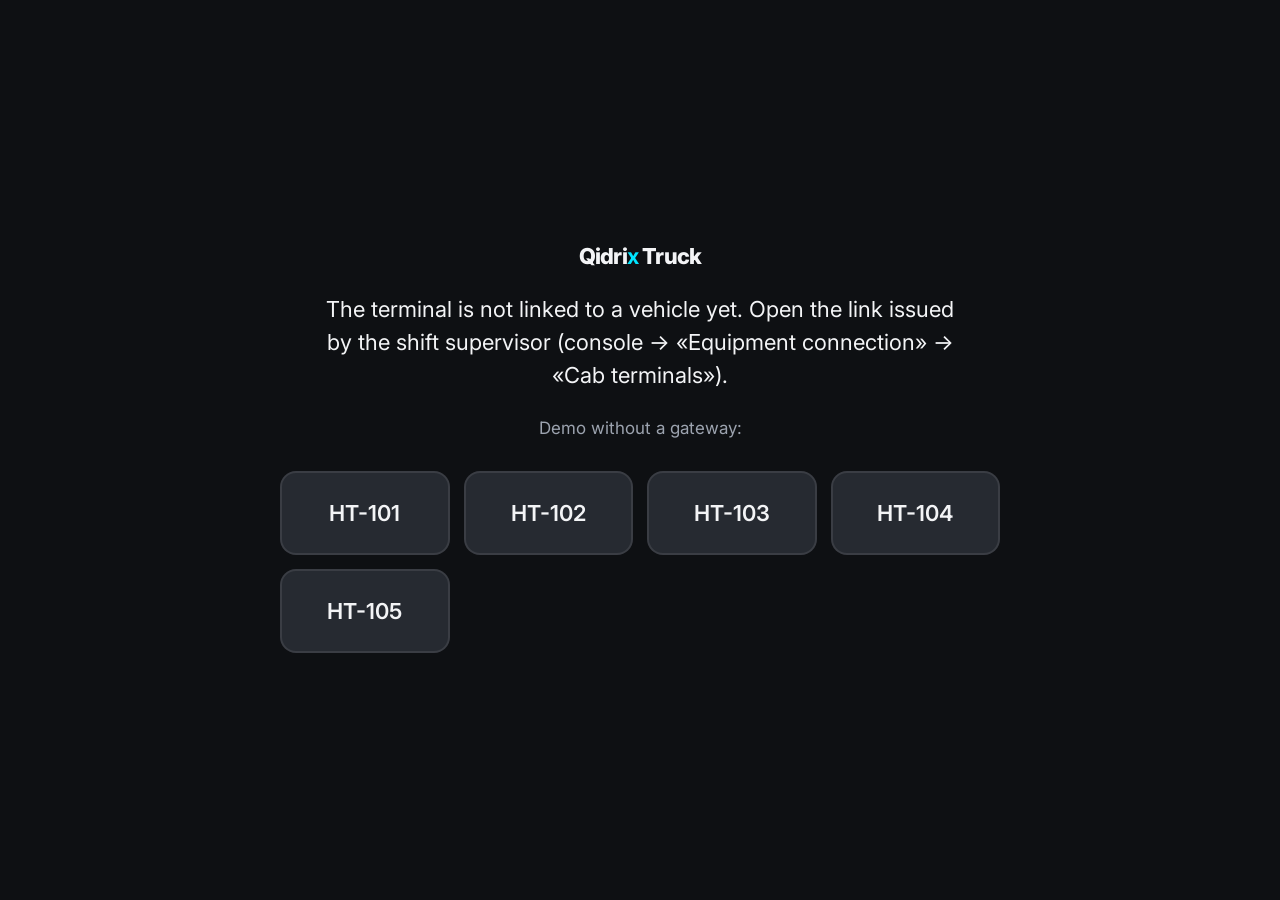
<file: driver.html>
<!doctype html>
<html lang="ru">
  <head>
    <meta charset="UTF-8" />
    <meta name="viewport" content="width=device-width, initial-scale=1.0, maximum-scale=1.0, user-scalable=no" />
    <meta name="theme-color" content="#121417" />
    <title>Qidrix Борт · терминал водителя</title>
    <link rel="preconnect" href="https://fonts.googleapis.com" />
    <link href="https://fonts.googleapis.com/css2?family=Inter:wght@400;600;800&family=Fira+Code:wght@500&display=swap" rel="stylesheet" />
    <script type="module" crossorigin src="./assets/driver-2EcdnJUB.js"></script>
    <link rel="modulepreload" crossorigin href="./assets/schema-CGQPf5qj.js">
    <link rel="modulepreload" crossorigin href="./assets/vendor-react-tXs0IcuA.js">
    <link rel="modulepreload" crossorigin href="./assets/domTranslate-C3A63CpE.js">
    <link rel="stylesheet" crossorigin href="./assets/driver-C8tcmatB.css">
  </head>
  <body>
    <div id="root"></div>
  </body>
</html>
</file>
<file: assets/driver-C8tcmatB.css>
:root{--bg:#0e1013;--panel:#1b1e23;--line:#ffffff17;--text:#f3f4f6;--muted:#9ca3af;--cyan:#00e5ff;--amber:#ffb800;--red:#ef4444;--green:#3ddc97}*{box-sizing:border-box}html,body,#root{background:var(--bg);height:100%;color:var(--text);-webkit-font-smoothing:antialiased;-webkit-user-select:none;user-select:none;-webkit-tap-highlight-color:transparent;margin:0;font-family:Inter,system-ui,sans-serif}.cab{flex-direction:column;gap:16px;min-height:100%;padding:16px 20px 20px;display:flex}.cab--start{text-align:center;justify-content:center;align-items:center;gap:24px}.cab__brand{letter-spacing:-.8px;font-size:22px;font-weight:800}.cab__brand b{color:var(--cyan)}.cab__head{flex-wrap:wrap;align-items:center;gap:16px;display:flex}.cab__unit{background:var(--panel);border:1px solid var(--line);border-radius:10px;padding:4px 14px;font-family:Fira Code,ui-monospace,monospace;font-size:26px;font-weight:500}.cab__unit--big{padding:12px 32px;font-size:64px}.cab__link{color:var(--amber);align-items:center;gap:8px;margin-left:auto;font-size:15px;display:flex}.cab__link:before{content:"";background:currentColor;border-radius:50%;width:12px;height:12px}.cab__link.is-on{color:var(--green)}.cab__main{flex-direction:column;flex:1;justify-content:center;gap:16px;display:flex}.cab__empty{text-align:center;color:var(--muted);font-size:24px}.cab__order{background:var(--panel);border:2px solid var(--line);border-radius:20px;flex-direction:column;gap:14px;padding:26px 28px;display:flex}.cab__order.is-sent,.cab__order.is-delivered{border-color:var(--cyan);animation:1.6s ease-in-out 3 cab-pulse;box-shadow:0 0 0 4px #00e5ff1f}.cab.is-urgent .cab__order.is-delivered,.cab.is-urgent .cab__order.is-sent{border-color:var(--amber);box-shadow:0 0 0 4px #ffb8002e}@keyframes cab-pulse{50%{box-shadow:0 0 0 14px #00e5ff00}}.cab__kind{letter-spacing:1.5px;text-transform:uppercase;color:var(--cyan);font-family:Fira Code,ui-monospace,monospace;font-size:16px}.cab.is-urgent .cab__kind{color:var(--amber)}.cab__text{letter-spacing:-.5px;font-size:clamp(30px,5vw,52px);font-weight:800;line-height:1.15}.cab__detail{color:#c9ced6;font-size:22px}.cab__actions,.cab__reasons,.cab__demo{grid-template-columns:1fr 1fr;gap:14px;margin-top:6px;display:grid}.cab__reasons{grid-template-columns:repeat(auto-fit,minmax(220px,1fr))}.cab__demo{grid-template-columns:repeat(auto-fit,minmax(140px,1fr));width:min(720px,100%)}.cab__btn{border:2px solid var(--line);min-height:84px;color:var(--text);font:inherit;cursor:pointer;touch-action:manipulation;background:#262a31;border-radius:16px;place-items:center;padding:0 20px;font-size:26px;font-weight:800;text-decoration:none;display:grid}.cab__btn:active{transform:scale(.98)}.cab__btn--yes{background:var(--cyan);border-color:var(--cyan);color:#0e1013;font-size:32px}.cab__btn--no{color:var(--amber);border-color:#ffb80099}.cab__btn--reason{font-size:22px;font-weight:600}.cab__btn--back{color:var(--muted);font-size:20px}.cab__btn--go{background:var(--cyan);border-color:var(--cyan);color:#0e1013;min-width:320px}.cab__done{color:var(--green);font-size:22px;font-weight:600}.cab__done.is-no{color:var(--amber)}.cab__error{color:#fecaca;background:#ef44441f;border:1px solid #ef444466;border-radius:12px;padding:12px 16px;font-size:18px}.cab__history{flex-direction:column;gap:6px;margin:0;padding:0;list-style:none;display:flex}.cab__history li{color:var(--muted);background:#ffffff08;border-radius:10px;grid-template-columns:70px 1fr auto;gap:12px;padding:10px 14px;font-size:17px;display:grid}.cab__note{max-width:640px;color:var(--muted);margin:0;font-size:17px;line-height:1.5}.cab__note--big{color:var(--text);font-size:22px}.cab__info{grid-template-columns:2.2fr repeat(4,1fr);gap:10px;display:grid}.cab__tile{background:var(--panel);border:1px solid var(--line);border-radius:14px;flex-direction:column;gap:4px;min-width:0;padding:12px 14px;display:flex}.cab__tile span{letter-spacing:1px;text-transform:uppercase;color:var(--muted);font-family:Fira Code,ui-monospace,monospace;font-size:12px}.cab__tile b{font-size:28px;font-weight:800;line-height:1.1}.cab__tile b small{color:var(--muted);font-size:15px;font-weight:600}.cab__tile>small{color:var(--muted);font-size:14px}.cab__tile--job b{font-size:22px}.cab__tile.is-warn{border-color:#ffb80099}.cab__tile.is-warn>small,.cab__tile.is-warn b{color:var(--amber)}.cab__dsm{border-radius:14px;padding:14px 18px;font-size:20px;font-weight:600}.cab__dsm.is-tired{color:var(--amber);background:#ffb80024;border:2px solid #ffb80099}.cab__sleep{z-index:10;text-align:center;background:#7f1010;flex-direction:column;justify-content:center;align-items:center;gap:28px;padding:32px;animation:1s steps(2,start) infinite cab-flash;display:flex;position:fixed;inset:0}@keyframes cab-flash{50%{background:#b91c1c}}.cab__sleep-title{letter-spacing:2px;font-size:clamp(56px,12vw,120px);font-weight:800}.cab__sleep-text{max-width:760px;font-size:28px;line-height:1.35}.cab__sleep .cab__btn--go{color:#7f1010;background:#fff;border-color:#fff}@media (width<=900px){.cab__info{grid-template-columns:1fr 1fr}.cab__tile--job{grid-column:1/-1}}.cab__foot{display:flex}.cab__btn--call{color:#fca5a5;border-color:#ef44448c;flex:1;min-height:72px;font-size:22px}.cab__btn--call.is-confirm{background:var(--red);border-color:var(--red);color:#fff}.cab__view{color:var(--cyan);border:1px solid #00e5ff80;border-radius:10px;padding:4px 12px;font-size:15px}.cab__done.is-wait{color:var(--cyan)}.cab__history li.is-replaced,.cab__history li.is-cancelled{opacity:.55;text-decoration:line-through}.cab__history li.is-expired span:last-child,.cab__history li.is-rejected span:last-child{color:var(--amber)}.cab__history li.is-accepted span:last-child{color:var(--green)}.cab__sound{min-height:52px;color:var(--cyan);font:inherit;cursor:pointer;background:#00e5ff14;border:2px dashed #00e5ff8c;border-radius:12px;align-self:stretch;font-size:18px;font-weight:600}
</file>
